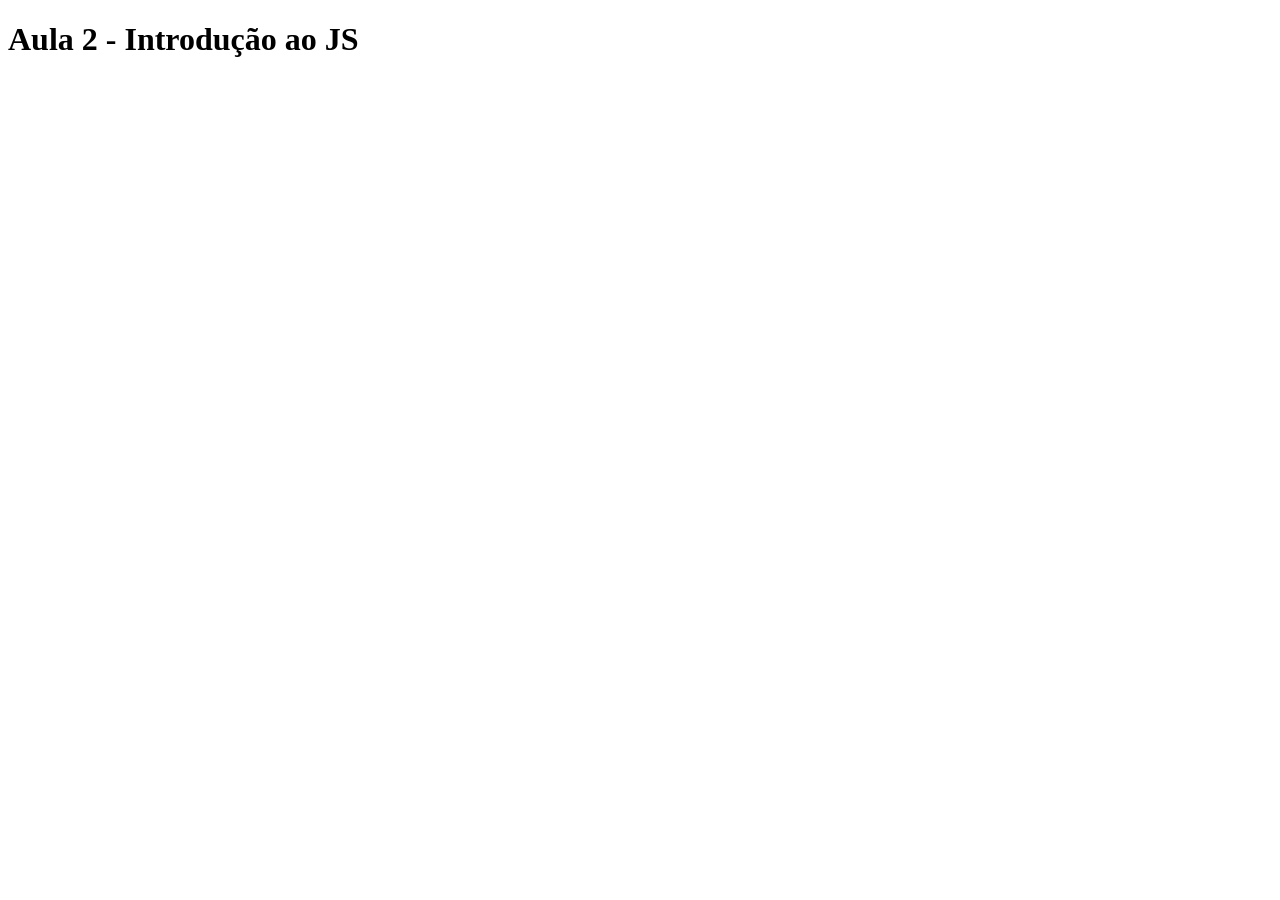
<file: Front-end II/Aula2--IntroducaoAoJS/index.html>
<!DOCTYPE html>
<html lang="pt-BR">
<head>
    <meta charset="UTF-8">
    <meta http-equiv="X-UA-Compatible" content="IE=edge">
    <meta name="viewport" content="width=device-width, initial-scale=1.0">
    <title>Aula 2 - Introdução ao JS</title>
</head>
<body>

    <h1>Aula 2 - Introdução ao JS</h1>
    
    <!-- Fazendo ref ao arquivo de script.js -->
    <script src="scripts/script_aula2.js"></script>
</body>
</html>
</file>
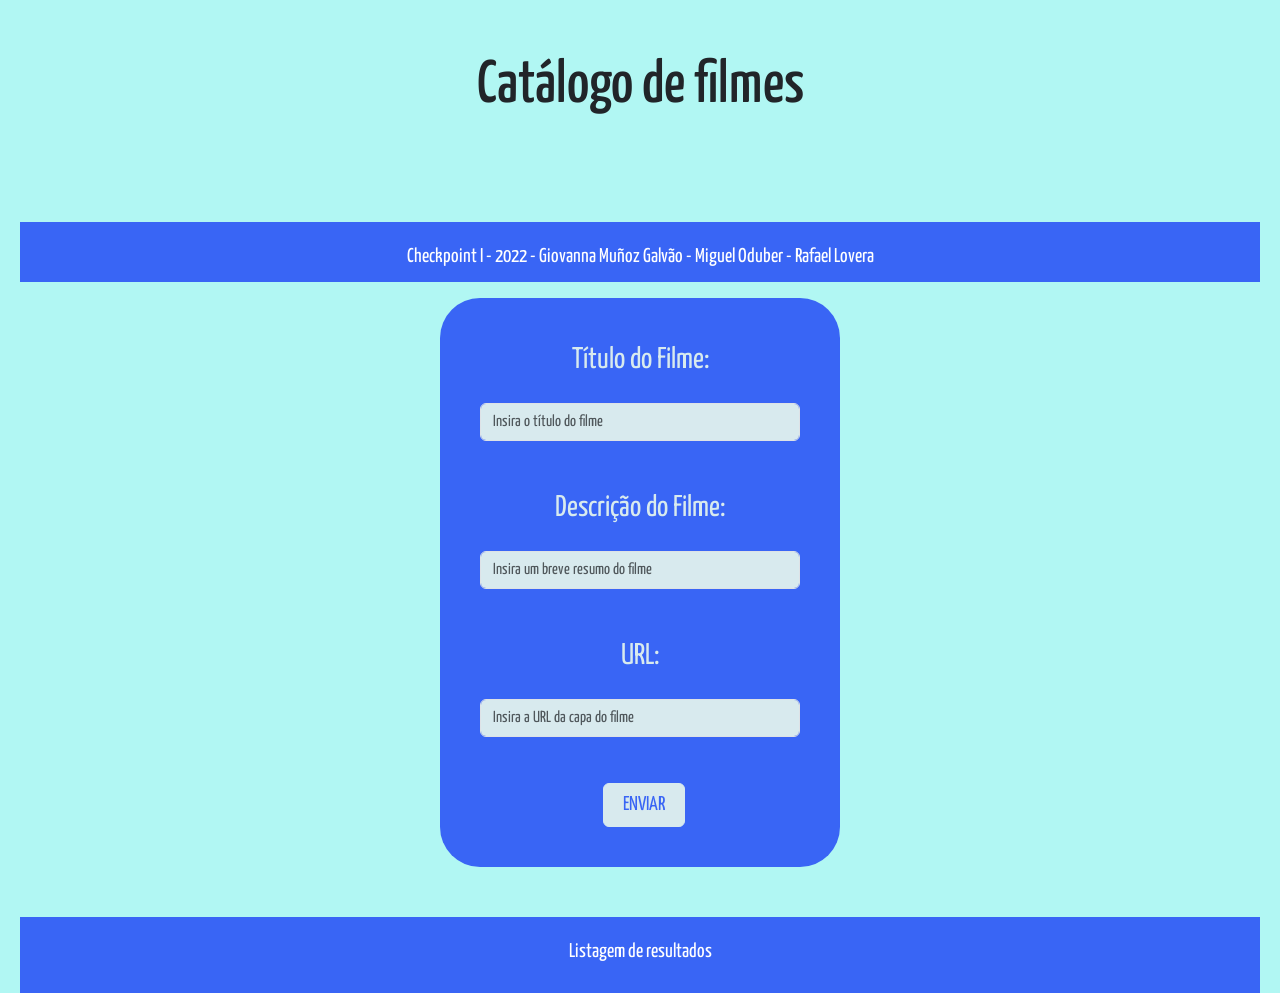
<file: Front-end II/Checkpoint I/index.html>
<!doctype html>
<html lang="pt-BR">

<head>
    <meta charset="utf-8">
    <meta name="viewport" content="width=device-width, initial-scale=1">
    <link href="https://cdn.jsdelivr.net/npm/bootstrap@5.1.3/dist/css/bootstrap.min.css" rel="stylesheet"
    integrity="sha384-1BmE4kWBq78iYhFldvKuhfTAU6auU8tT94WrHftjDbrCEXSU1oBoqyl2QvZ6jIW3" crossorigin="anonymous">
  <script src="https://cdn.jsdelivr.net/npm/bootstrap@5.1.3/dist/js/bootstrap.bundle.min.js"
    integrity="sha384-ka7Sk0Gln4gmtz2MlQnikT1wXgYsOg+OMhuP+IlRH9sENBO0LRn5q+8nbTov4+1p" crossorigin="anonymous">
  </script>
    <link rel="stylesheet" href="style.css">


    <title>DH Filmes</title>
</head>

<body id="body">

    <header>
      <h1 class="titulo">Catálogo de filmes</h1>
      <p id="content">Checkpoint I - 2022 - Giovanna Muñoz Galvão - Miguel Oduber - Rafael Lovera</p>
    </header>


  <section>  
  <div>
      <div class="container">
          <div class="row">

             <div class="col">
             
                    <form class="formulario">
                        
                      <div class="form-group">
                        <label>Título do Filme:</label><br>
                        <input type="text" class="form-control" id="titulo"  placeholder="Insira o título do filme">
                        </div> <br>
                        
                        <div class="form-group">
                        <label for="exampleInputPassword1">Descrição do Filme:</label><br>
                        <input type="text" class="form-control" id="descricao" placeholder="Insira um breve resumo do filme">
                        </div> <br>

                        <div class="form-group">
                          <label for="exampleInputPassword1">URL:</label><br>
                          <input type="text" class="form-control" id="urlCapa" placeholder="Insira a URL da capa do filme">
                          </div> <br>

                        <button type="submit" class="btn button ms-lg-2" id="btnSub">Enviar</button></a>
                    </form>
              </div>

              </div>
      </div>
  </div>



  <script src="scripts/script.js"></script>
</section>



 
  


</body>
<section id="content">
  <div class="container">
      <div class="row">
          <div class="col-lg-12 ">
              <p>Listagem de resultados</p>
          </div>
  </div>
</footer>

</html>
</file>
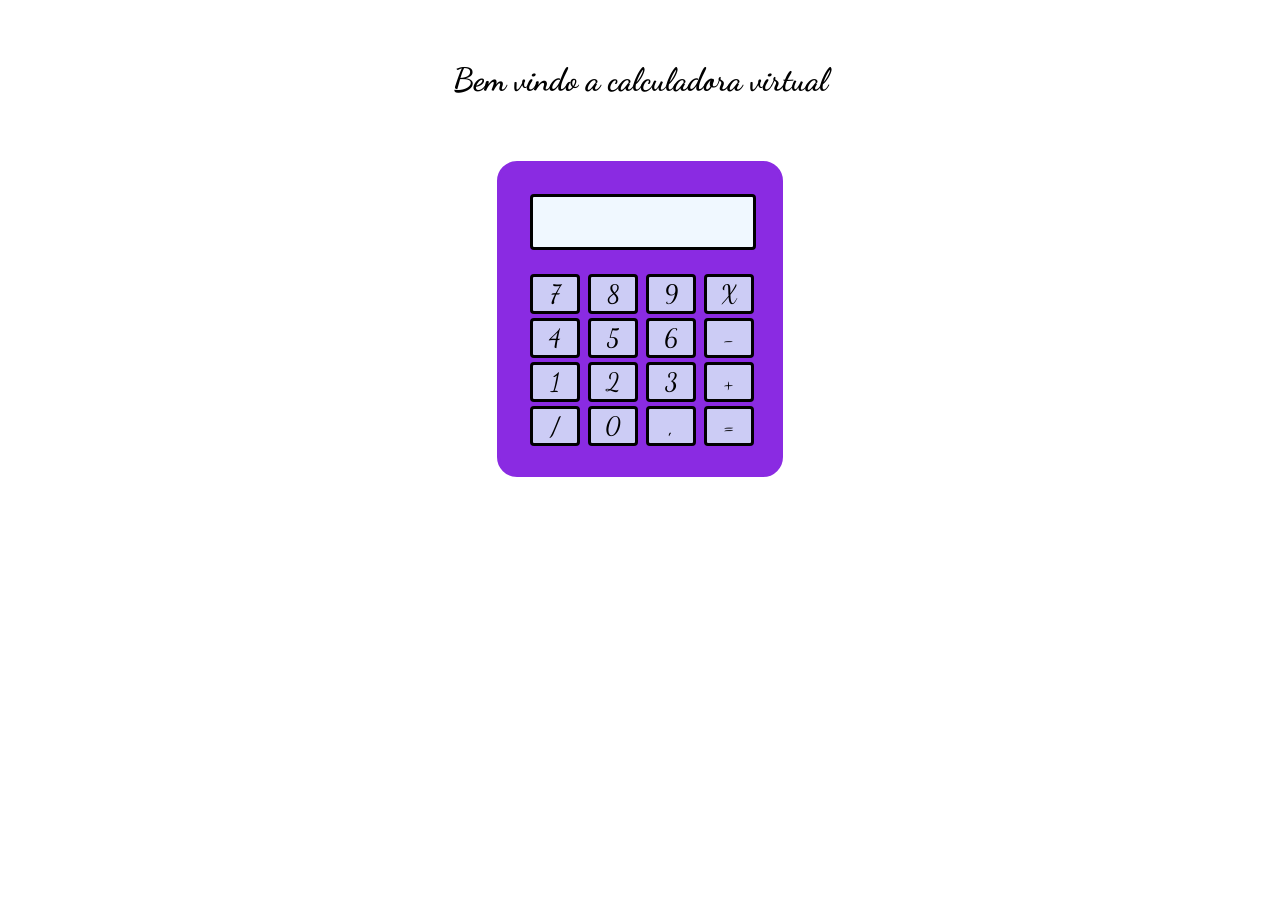
<file: Front-end II/Exercicio-calculadora-Gi/index.html>
<!DOCTYPE html>
<html lang="pt-BR">
<head>
    <meta charset="UTF-8">
    <meta http-equiv="X-UA-Compatible" content="IE=edge">
    <meta name="viewport" content="width=device-width, initial-scale=1.0">
    <title>Calculadora</title>
    <link rel="stylesheet" href="style.css">
</head>
<body>

    <header> 
        <h1 class="titulo">Bem vindo a calculadora virtual</h1>

    </header>

    <div id="calculadora">
        

        <div id="resultado">
            <h5></h5>

        </div>

        <div id="numeros">
            <input type="button" value="7"> 
            <input type="button" value="8">
            <input type="button" value="9">
            <input type="button" value="X">
            <input type="button" value="4">
            <input type="button" value="5">
            <input type="button" value="6">
            <input type="button" value="-">
            <input type="button" value="1">
            <input type="button" value="2">
            <input type="button" value="3">
            <input type="button" value="+">
            <input type="button" value="/">
            <input type="button" value="0">
            <input type="button" value=",">
            <input type="button" value="=">
        </div>

    </div>




    <script src="script/somar.js"></script>
</body>
</html>
</file>
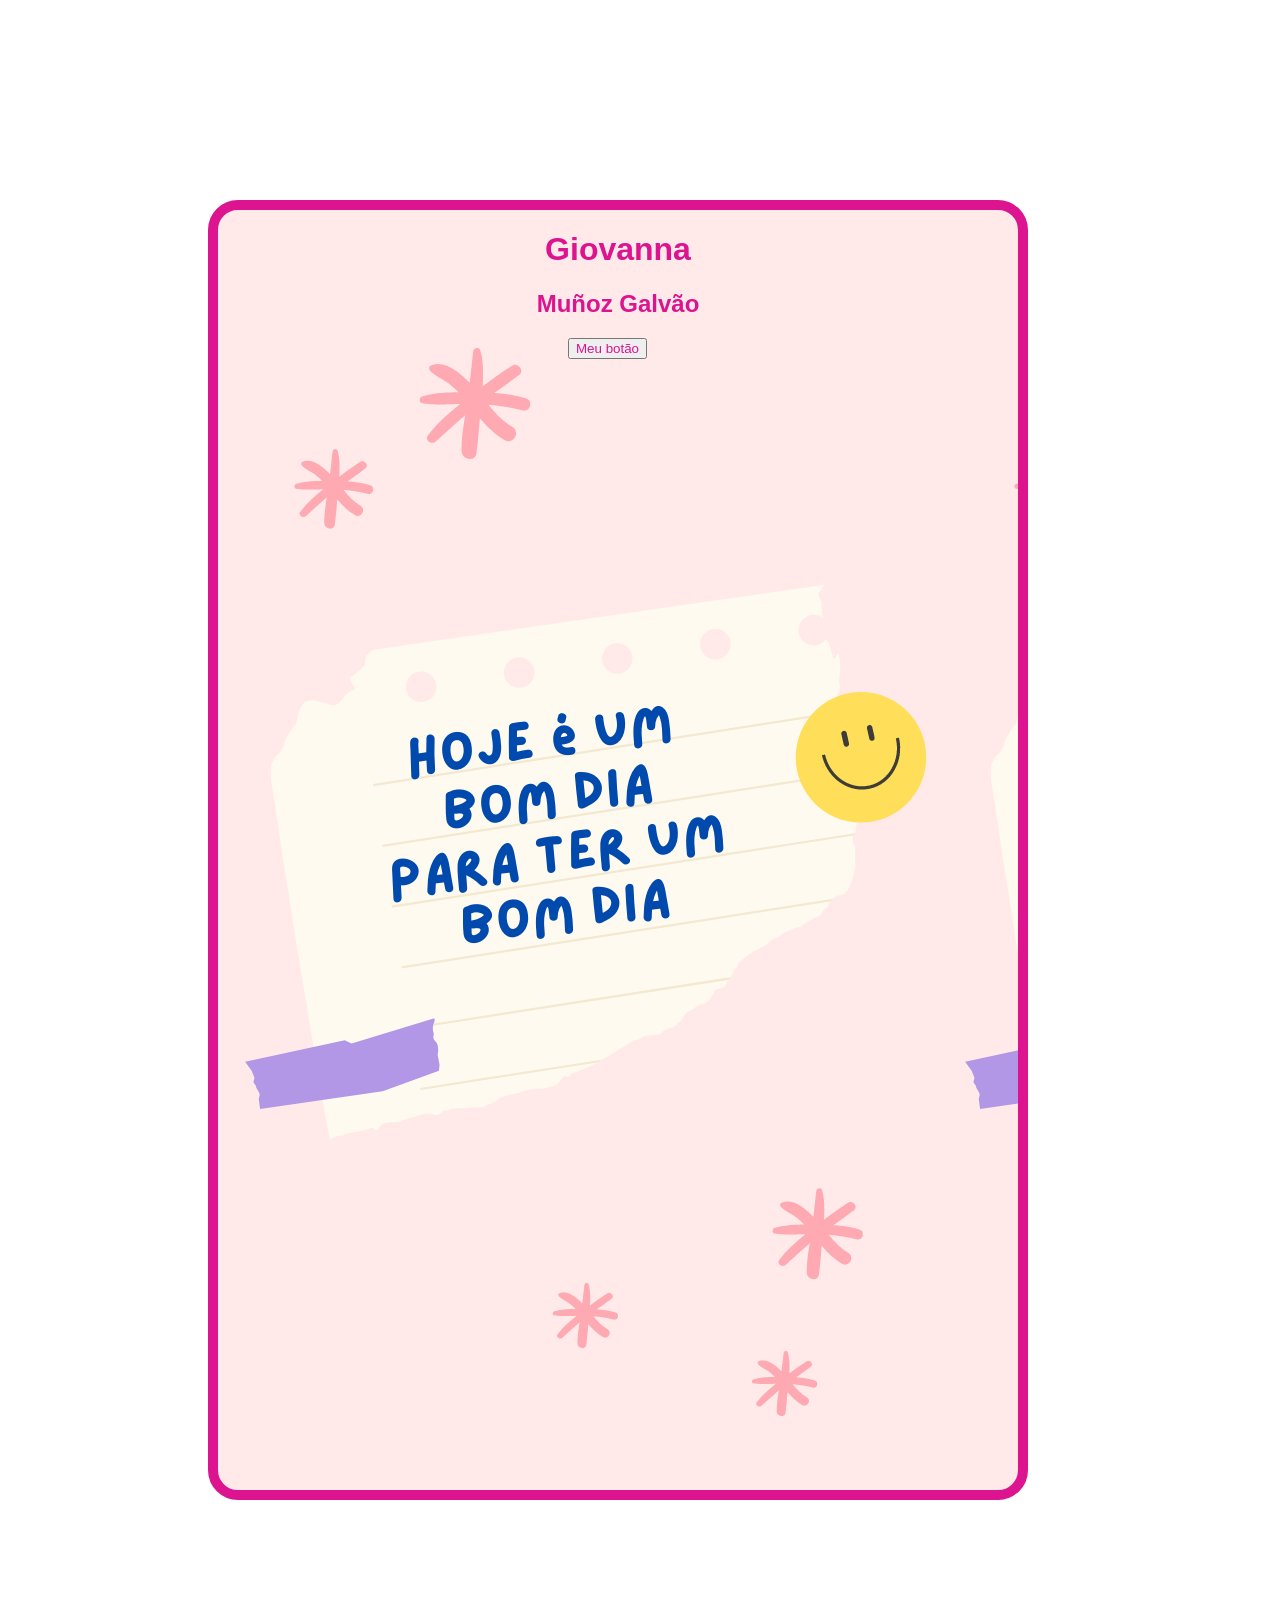
<file: Front-end/04-11/index.html>
<!DOCTYPE html>

<HTML>
    <head>
        
        <meta charset="UTF-8">
        <meta http-equiv="X-UA-Compatible" content="IE=edge">
        <meta name="viewport" content="width=device-width, initial-scale=1.0">

        <link rel="stylesheet" href="css/style.css">

        <title>Aula 04/11 </title>

    </head>

    <body>
        
        <div> 
            
            <h1 class="Gi">Giovanna</h1>
            <h2 class="Gi">Muñoz Galvão</h2>
            <button class="meubotao">Meu botão</button>
        </div>


    </body>






</HTML>
</file>
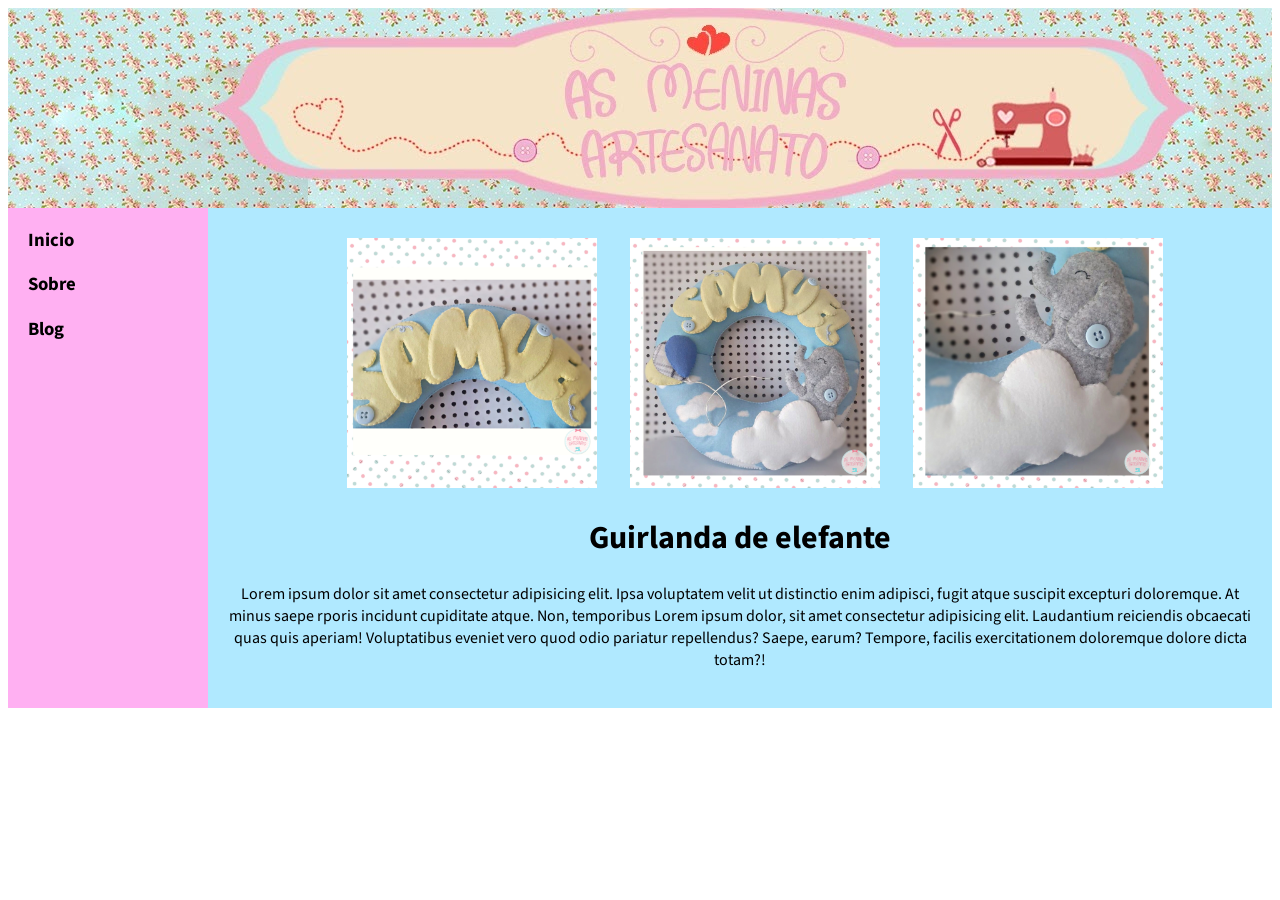
<file: Front-end/25-11/index.html>
<!DOCTYPE html>
<html lang="en">
<head>
    <meta charset="UTF-8">
    <meta http-equiv="X-UA-Compatible" content="IE=edge">
    <meta name="viewport" content="width=device-width, initial-scale=1.0">
    <link rel="stylesheet" href="css/style.css">
    <title>AMA</title>
</head>

<body>

        <div class="header">
           
        </div>

        <div class="aside">
            
            <h3>Inicio</h3>
            <h3>Sobre</h3>
            <h3>Blog</h3>
            
            

        </div>

        <div class="main">
            <img class="imagem" src="img/guirlanda1.png" >
            <img class="imagem" src="img/guirlanda.png" >
            <img class="imagem" src="img/guirlanda2.png" >

            <h1>Guirlanda de elefante</h1>
            <p>Lorem ipsum dolor sit amet consectetur 
                adipisicing elit. Ipsa voluptatem velit 
                ut distinctio enim adipisci, fugit atque 
                suscipit excepturi doloremque. At minus saepe 
                rporis incidunt cupiditate atque. Non, temporibus Lorem ipsum dolor, 
                sit amet consectetur adipisicing elit. Laudantium reiciendis obcaecati 
                quas quis aperiam! Voluptatibus eveniet vero quod odio pariatur repellendus?
                 Saepe, earum?
                 Tempore, facilis exercitationem doloremque dolore dicta totam?!
            </p>

        </div>






    
</body>
</html>
</file>
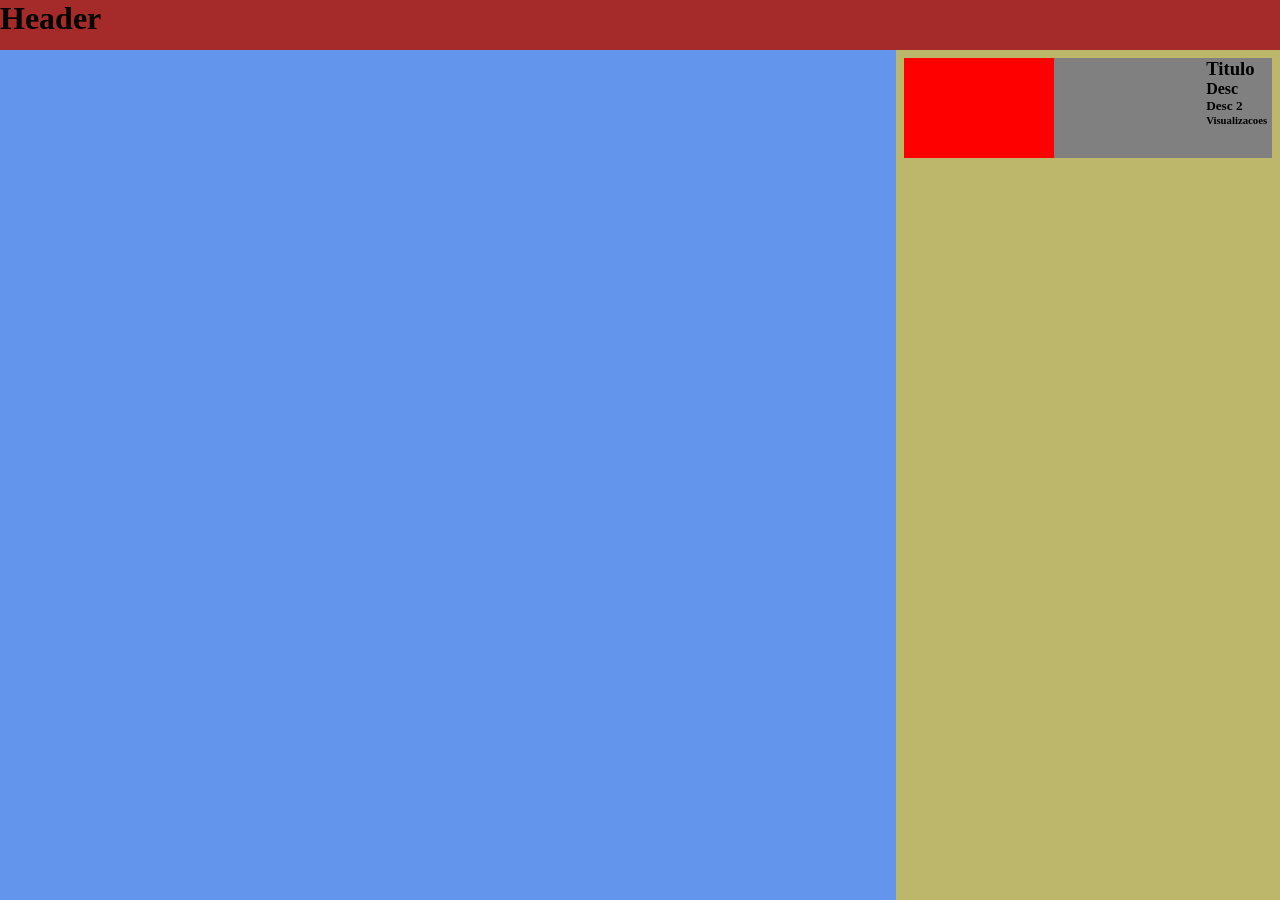
<file: Front-end/29-11/index.html>
<!DOCTYPE html>
<html lang="en">
<head>
    <meta charset="UTF-8">
    <meta http-equiv="X-UA-Compatible" content="IE=edge">
    <meta name="viewport" content="width=device-width, initial-scale=1.0">
    <link rel="stylesheet" href="css/style.css">
    <title>Document</title>

</head>
<body>
    
    <div class="gridContainer">


        <div class="header">

            <h1>Header</h1>

        </div>

        <div class="main">

            

        </div>

        <div class="aside">

            <div class="video-grid">
                <div class="video">
                </div>  
                <div class="video-desc">
                    <h3>Titulo</h3>
                    <h4>Desc</h4>
                    <h5>Desc 2</h5>
                    <h6>Visualizacoes</h6>
                </div>
                
            
            </div><br>
            
            <!-- <div class="video"></div> <br>
            <div class="video"></div> <br>
            <div class="video"></div> <br> -->
            </div>
            
        </div>




    


    </div>



</body>
</html>
</file>
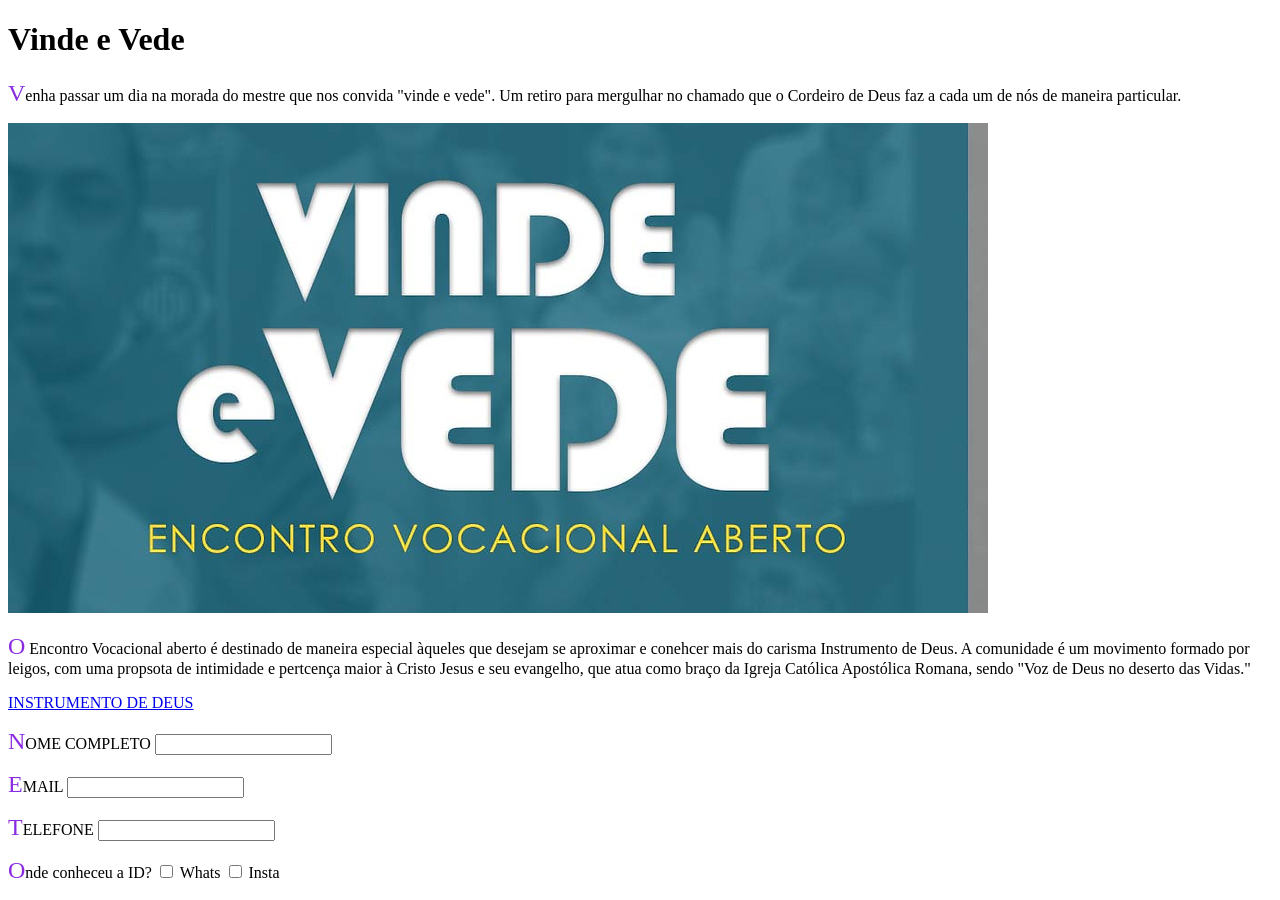
<file: Front-end/Aula16-18-nov/index.html>
<!DOCTYPE html>
<html lang="en">
<head>
    <meta charset="UTF-8">
    <meta http-equiv="X-UA-Compatible" content="IE=edge">
    <meta name="viewport" content="width=device-width, initial-scale=1.0">
    <link rel="stylesheet" href="style.css">
    <title>VINDE E VEDE</title>

</head>
<body>

    <div>
        <h1>Vinde e Vede </h1>
        <p>Venha passar um dia na morada do mestre que nos convida "vinde e vede".
        Um retiro para mergulhar no chamado que o Cordeiro de Deus faz a cada um de nós de maneira particular.</p>
    </div>

    <div>
        <img src="vv.jpg">

        <P>O Encontro Vocacional aberto é destinado de maneira especial àqueles que desejam se aproximar e 
            conehcer mais do carisma Instrumento de Deus. A comunidade é um movimento formado por leigos, 
            com uma propsota de intimidade e pertcença maior à Cristo Jesus e seu evangelho, 
            que atua como braço da Igreja Católica Apostólica Romana, sendo "Voz de Deus no deserto das Vidas."</P>

    </div>

    <div>

        <a href="https://www.instrumentodedeus.com.br/">INSTRUMENTO DE DEUS</a>
        <form action=""> 
            <p>
            <label>NOME COMPLETO</label>
            <input type="text" name="nome">
            </p>
            <p>
            <label>EMAIL</label>
            <input type="email" name="email">
            </p>
            <p>
            <label>TELEFONE</label>
            <input type="number" name="tel">
            </p>    

            <p>
                <label>Onde conheceu a ID?</label>
                <input type="checkbox" name="teste" value="whats"> Whats
                <input type="checkbox" name="teste" value="insta"> Insta

            </p>
        </form>


    </div>


</body>
</html>
</file>
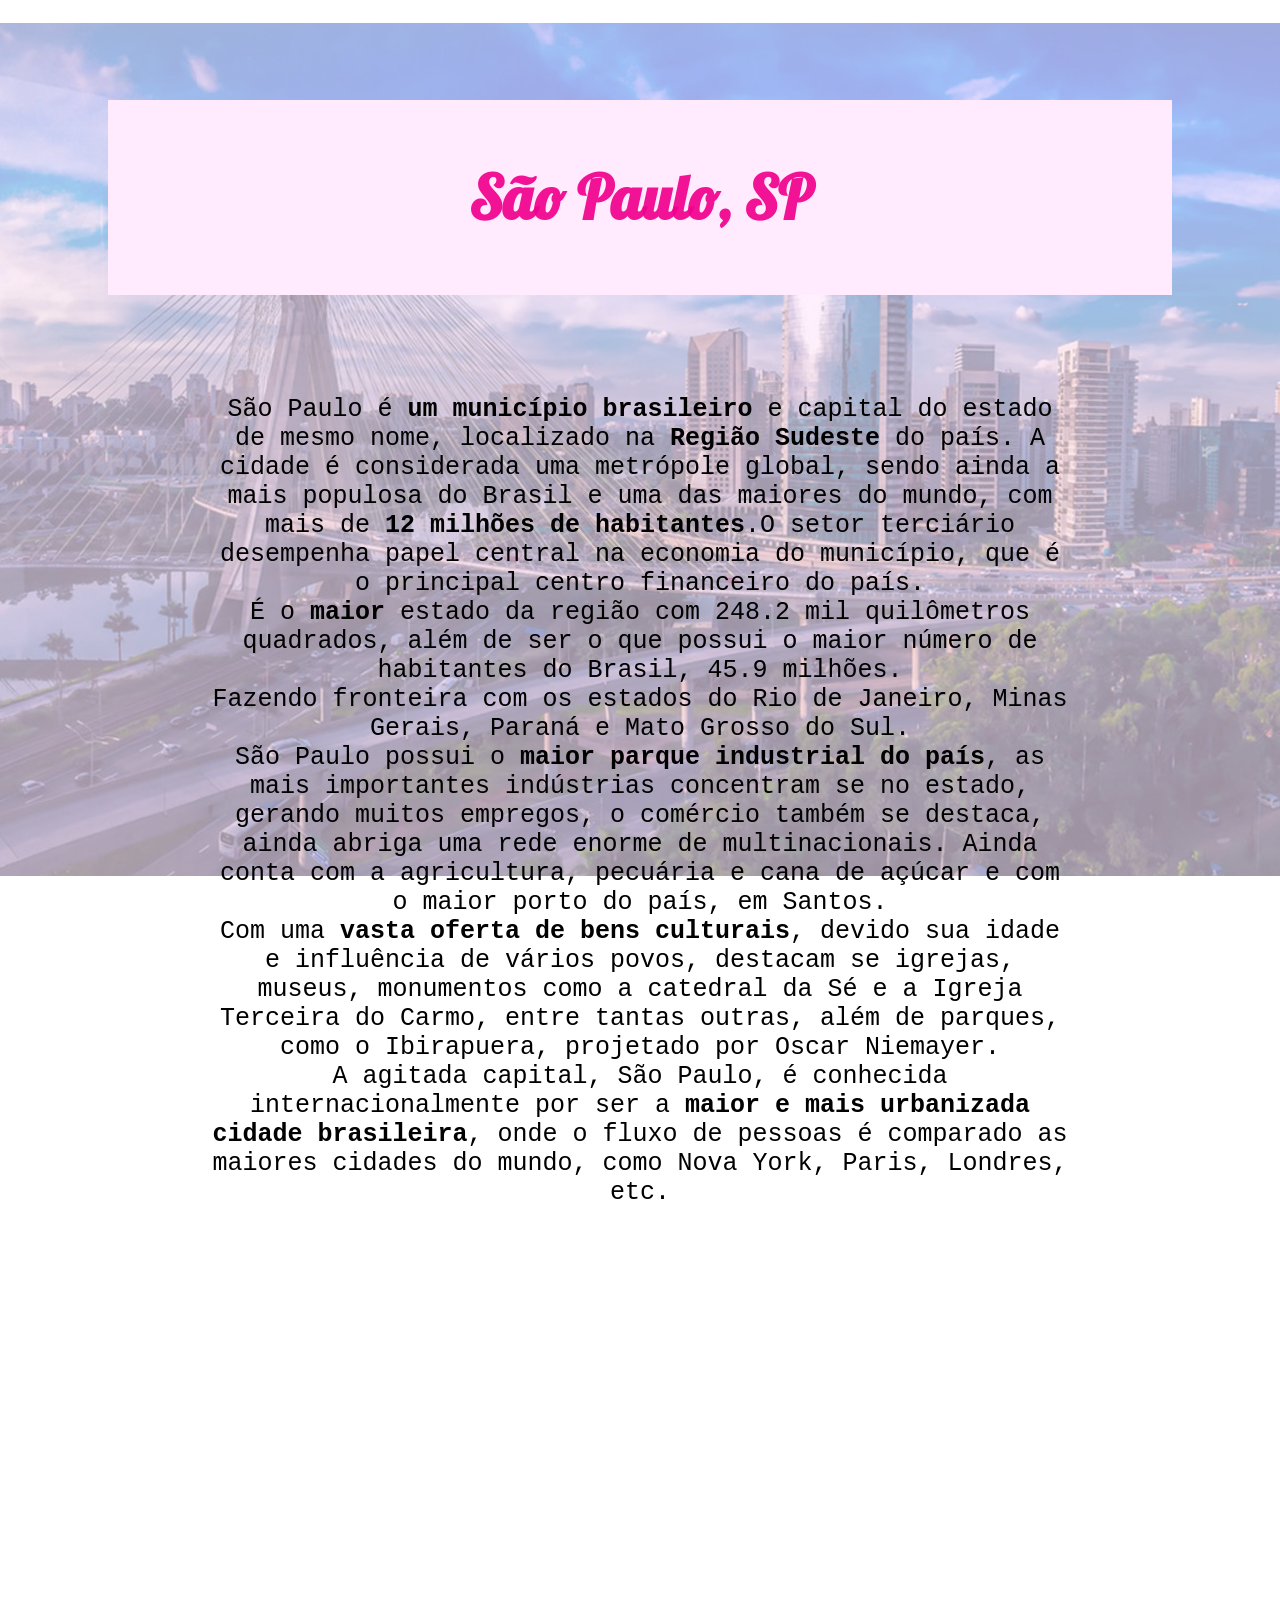
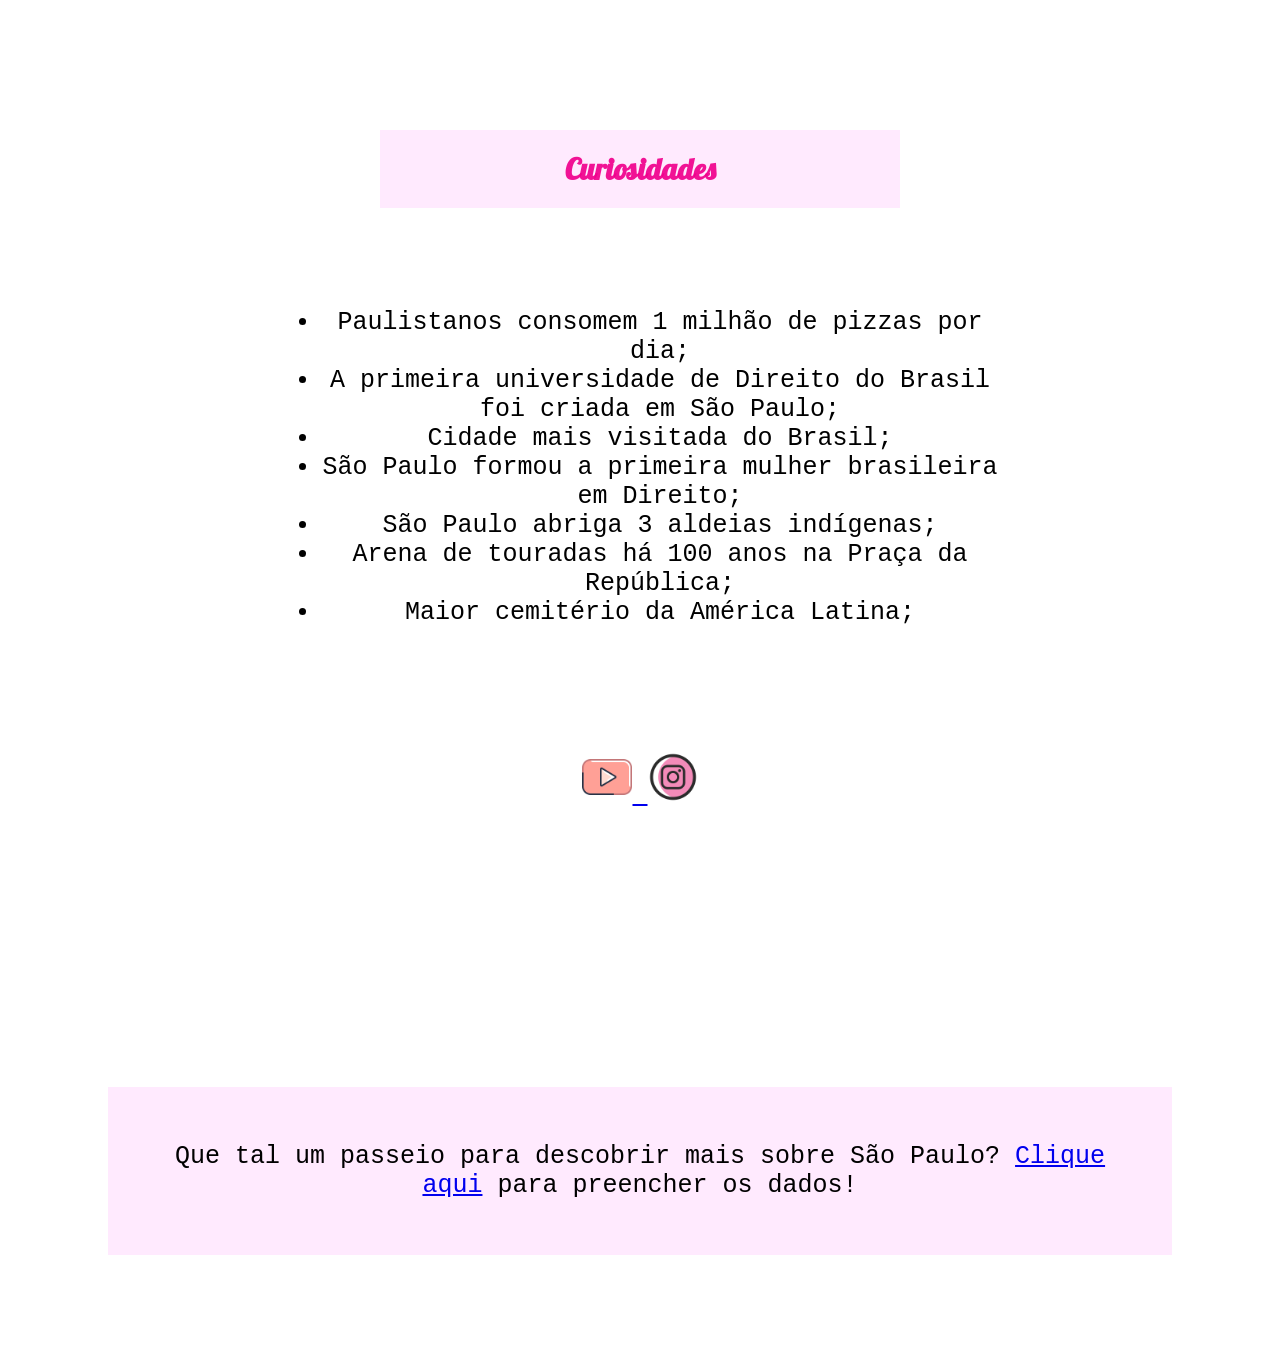
<file: Front-end/Checkpoint II/index.html>
<!DOCTYPE html>
<html>
  <head>
    <meta charset="UTF-8">
    <meta http-equiv="X-UA-Compatible" content="IE=edge">
    <meta name="viewport" content="width=device-width, initial-scale=1.0">
    <link rel="stylesheet" href="css/style2.css">


    <title>Checkpoint II</title>

  </head>


  <body class="body1">
     
      <header class="cabecalho">

         <h1>São Paulo, SP </h1> 

      </header>

      <main>

         <p class="cidade"> São Paulo é <b>um município brasileiro</b> e capital do estado de mesmo nome, localizado na <b>Região Sudeste</b> do país. 
        A cidade é considerada uma metrópole global, sendo ainda a mais populosa do Brasil e uma das maiores do mundo, 
        com mais de <b>12 milhões de habitantes</b>.O setor terciário desempenha papel central na economia do município, 
        que é o principal centro financeiro do país.<br>
        É o <b>maior</b> estado da região com 248.2 mil quilômetros quadrados, além de ser o que possui o maior número de habitantes do Brasil, 45.9 milhões.<br>
        Fazendo fronteira com os estados do Rio de Janeiro, Minas Gerais, Paraná e Mato Grosso do Sul. <br>
        São Paulo possui o <b>maior parque industrial do país</b>, as mais importantes indústrias concentram se no estado,
        gerando muitos empregos, o comércio também se destaca, ainda abriga uma rede enorme de multinacionais. Ainda conta com a agricultura, pecuária e cana 
        de açúcar e com o maior porto do país, em Santos. <br>
        Com uma <b>vasta oferta de bens culturais</b>, devido sua idade e influência de vários povos,
        destacam se igrejas, museus, monumentos como a catedral da Sé e a Igreja Terceira do Carmo, entre tantas outras, além de parques, como o Ibirapuera, projetado por 
        Oscar Niemayer. <br>
        A agitada capital, São Paulo, é conhecida internacionalmente por ser a<b> maior e mais urbanizada cidade brasileira</b>, onde o fluxo de pessoas é 
        comparado as maiores cidades do mundo, como Nova York, Paris, Londres, etc.

        </p>

    <div class="video">

        <iframe width="560" height="315" src="https://www.youtube.com/embed/hk_kUe7LCAA" title="YouTube video player"
         frameborder="0" allow="accelerometer;
         autoplay; clipboard-write; encrypted-media; gyroscope; picture-in-picture" allowfullscreen></iframe>

          <h2 class="cabecalho">Curiosidades</h2>

          <ul>
            <li>Paulistanos consomem 1 milhão de pizzas por dia;</li>
            <li>A primeira universidade de Direito do Brasil foi criada em São Paulo;</li>
            <li>Cidade mais visitada do Brasil;</li>
            <li>São Paulo formou a primeira mulher brasileira em Direito;</li>
            <li>São Paulo abriga 3 aldeias indígenas;</li>
            <li>Arena de touradas há 100 anos na Praça da República;</li>
            <li>Maior cemitério da América Latina;</li>

          </ul>

          <a href="https://www.youtube.com/user/prefeiturasaopaulo"><img class="redes-sociais" src="img/youtube.png"> </a>
          <a href="https://www.instagram.com/prefsp/?hl=pt-br"><img class="redes-sociais" src="img/insta.png" >  </a>

      </div>



    </main>

    <div class="pag" >

          <p>Que tal um passeio para descobrir mais sobre São Paulo? <a href="forms.html">Clique aqui</a> para preencher os dados!
          </p>

    </div>


  </body>

</html>
</file>
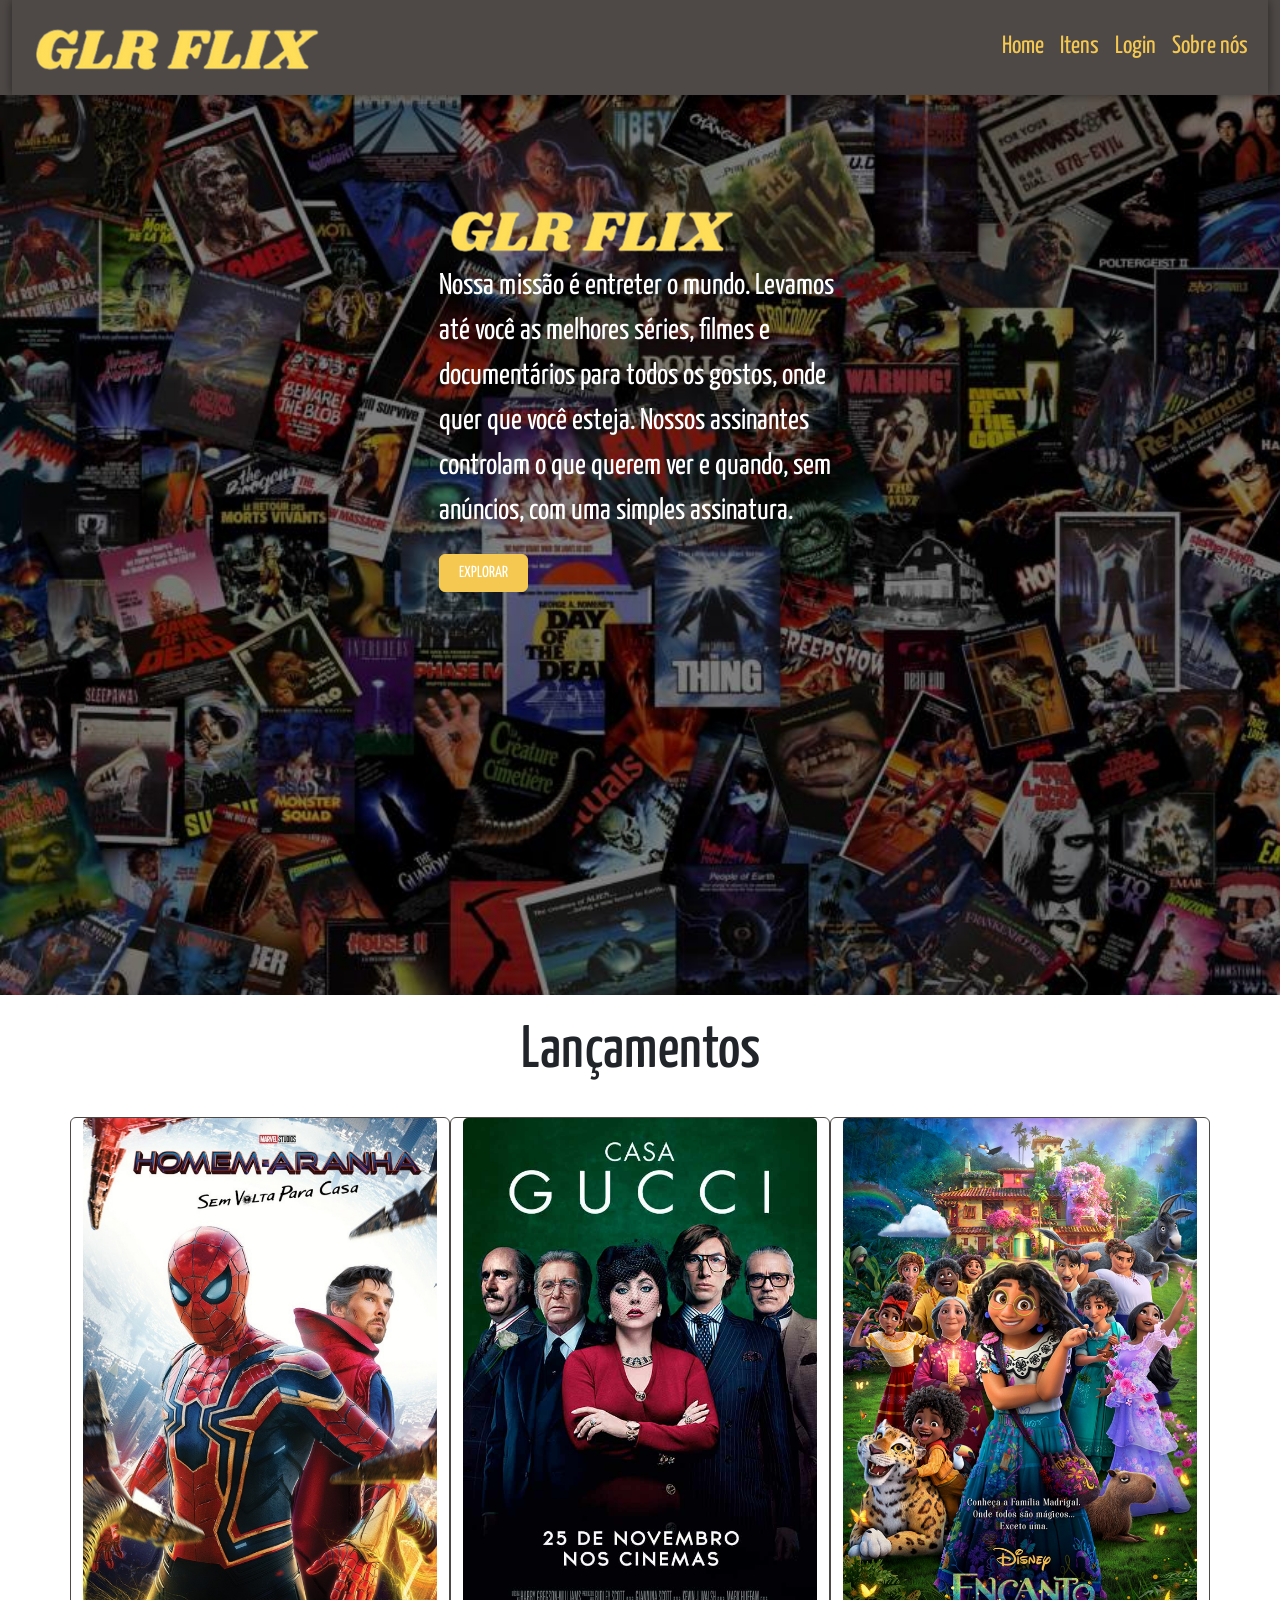
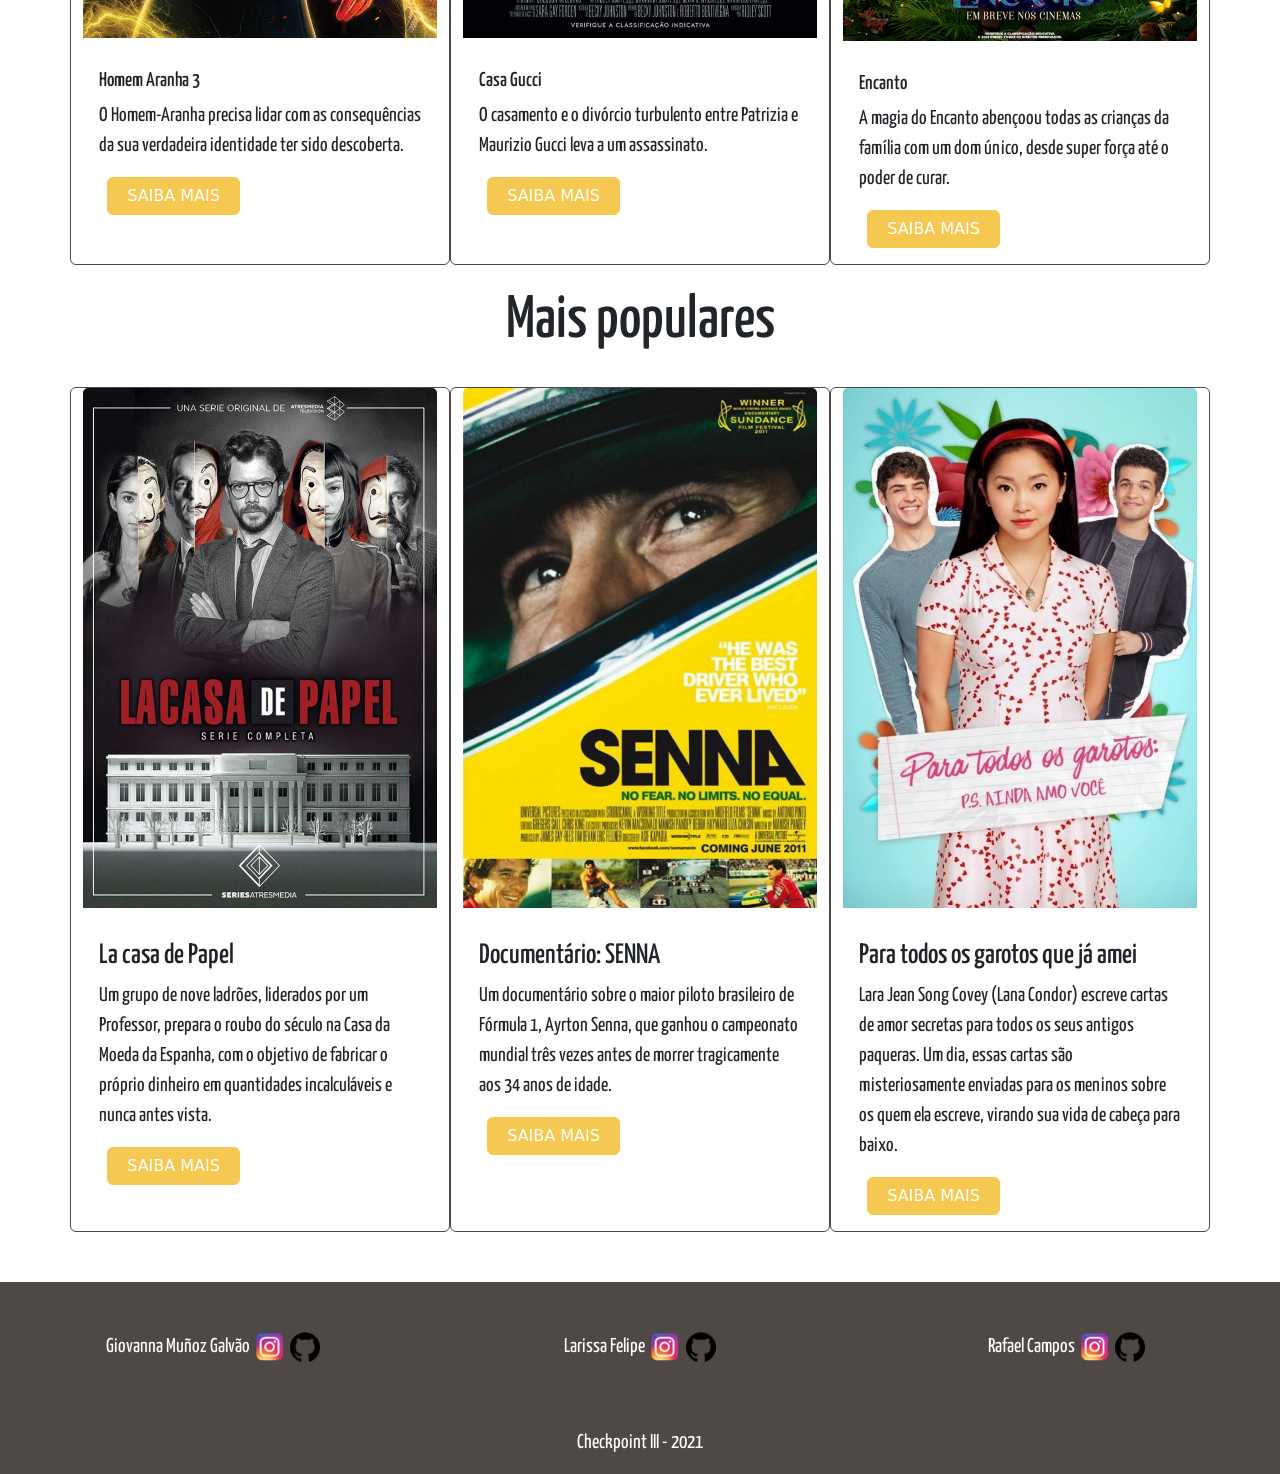
<file: Front-end/Checkpoint III/index.html>
<!doctype html>
<html lang="en">

<head>
    <meta charset="utf-8">
    <meta name="viewport" content="width=device-width, initial-scale=1">

    <link href="https://cdn.jsdelivr.net/npm/bootstrap@5.1.3/dist/css/bootstrap.min.css" rel="stylesheet"
        integrity="sha384-1BmE4kWBq78iYhFldvKuhfTAU6auU8tT94WrHftjDbrCEXSU1oBoqyl2QvZ6jIW3" crossorigin="anonymous">
    <link rel="stylesheet" href="css/style.css">
    <title>GLR FLIX - HOME</title>
</head>

<body>

    <header id="header">
        <div class="container-fluid">
            <nav class="navbar navbar-expand-lg navbar-light">
                <div class="container-fluid">
                    <a class="navbar-brand" href="index.html">
                        <img src="img/logo.png" alt=>
                    </a>
                    <button class="navbar-toggler" type="button" data-bs-toggle="collapse"
                        data-bs-target="#navbarCallapse" aria-controls="navbarCallapse" aria-expanded="false"
                        aria-label="Toggle navigation">
                        <span class="navbar-toggler-icon"></span>
                    </button>
                    <div class="collapse navbar-collapse" id="navbarCallapse">
                        <ul class="navbar-nav ms-auto mb-2 mb-lg-0">
                            <li class="nav-item">
                                <a class="nav-link active" aria-current="page" href="index.html">Home</a>
                            </li>
                            <li class="nav-item">
                                <a class="nav-link" href="#lancamentos">Itens</a>   
                            </li>
                            <li class="nav-item">
                                <a class="nav-link" href="login.html"> Login</a>
                            </li>
                            <li class="nav-item">
                                <a class="nav-link" href="sobre-nos.html">Sobre nós</a>
                            </li>
                        </ul>
                    </div>
                </div>
            </nav>
        </div>
    </header>

  <div id="banner">
      <div class="container-fluid display-flex justify-content-center">
          <div class="row min-vh-100">

                <div class="col-lg-4 "></div>

              <div class="col-lg-4  banner-txt">
                <img src="img/logo.png" alt="" class="img-fluid">
               <p >Nossa missão é entreter o mundo. Levamos até você as melhores séries, filmes e documentários para todos os gostos, 
                onde quer que você esteja. Nossos assinantes controlam o que querem ver e quando, sem anúncios, com uma simples assinatura.</p>
                <button type="button" class="btn btn-outline-primary button ms-lg-2s">Explorar</button>
      
              </div>

              <div class="col-lg-4"></div>

          </div>
      </div>
  </div>




  <div id="lancamentos">
    <div class="container">
        <div class="row justify-content-center">

            <h2 class="text-center txt-lanc">Lançamentos</h2>
            
            <div class="card col-lg-4">
                <img src=" ./img/cartaz01.png" class="card-img-top img-fluid" alt="...">
                <div class="card-body">
                    <h5 class="card-title">Homem Aranha 3</h5>
                    <p class="card-text">O Homem-Aranha precisa lidar com as consequências da sua verdadeira identidade ter sido descoberta.</p>
                    <a href="item.html" class="btn btn-outline-primary button ms-lg-2">Saiba Mais</a>
                </div>
            </div>
            <div class="card col-lg-4">
                <img src=" ./img/cartaz02.jpg" class="card-img-top img-fluid" alt="...">
                <div class="card-body">
                    <h5 class="card-title">Casa Gucci</h5>
                    <p class="card-text">O casamento e o divórcio turbulento entre Patrizia e Maurizio Gucci leva a um assassinato.</p>
                    <a href="item.html" class="btn btn-outline-primary button ms-lg-2">Saiba Mais</a>
                </div>
            </div>

            <div class="card col-lg-4">
                <img src="./img/cartaz03.jpg" class="card-img-top img-fluid" alt="...">
                <div class="card-body">
                    <h5 class="card-title">Encanto</h5>
                    <p class="card-text">A magia do Encanto abençoou todas as crianças da família com um dom único, desde super força até o poder de curar.</p>
                    <a href="item.html" class="btn btn-outline-primary button ms-lg-2">Saiba Mais</a>
                </div>
            </div>
        </div>
    </div>
</div>

<div id="lancamentos" >
    <div class="container">
        <div class="row justify-content-center">

            <h2 class="text-center txt-lanc">Mais populares</h2>
            
            <div class="card col-lg-4">
              <img src=" ./img/cartaz04.jpg" class="card-img-top img-fluid" alt="...">
              <div class="card-body">
                  <h3 class="card-title">La casa de Papel</h3>
                  <p class="card-text">Um grupo de nove ladrões, liderados por um Professor, prepara o roubo do século na Casa da Moeda 
                      da Espanha, com o objetivo de fabricar o próprio dinheiro em quantidades incalculáveis e nunca antes vista.</p>
                  <a href="item.html" class="btn btn-outline-primary button ms-lg-2">Saiba Mais</a>
              </div>
            </div>
            <div class="card col-lg-4">
                <img src=" ./img/cartaz05.png" class="card-img-top img-fluid" alt="...">
                <div class="card-body">
                    <h3 class="card-title">Documentário: SENNA </h3>
                    <p class="card-text">Um documentário sobre o maior piloto brasileiro de Fórmula 1, Ayrton Senna, que ganhou o campeonato
                         mundial três vezes antes de morrer tragicamente aos 34 anos de idade.</p>
                    <a href="item.html" class="btn btn-outline-primary button ms-lg-2">Saiba Mais</a>
                </div>
            </div>

            <div class="card col-lg-4">
                <img src="./img/cartaz06.jpg" class="card-img-top img-fluid" alt="...">
                <div class="card-body">
                    <h3 class="card-title">Para todos os garotos que já amei</h3>
                    <p class="card-text">Lara Jean Song Covey (Lana Condor) escreve cartas de amor secretas para todos os seus antigos paqueras.
                         Um dia, essas cartas são misteriosamente enviadas para os meninos sobre os quem ela escreve, virando sua vida de cabeça para baixo.</p>
                    <a href="item.html" class="btn btn-outline-primary button ms-lg-2">Saiba Mais</a>
                </div>
            </div>
        </div>
    </div>
</div>





    <footer id="footer">
        <div class="container-fluid">
            <div class="row  ">
                <div class="col-lg-4 ">
                    <p class="txt-footer">Giovanna Muñoz Galvão</p> <a href="https://www.instagram.com/giovanna.id"><img src="img/insta.png" alt=""  class="img-fluid logo"></a>
                    <a href="https://github.com/GiMGalvao"><img src="img/git.png" alt=""  class="img-fluid logo"></a>
                </div>    
                <div class="col-lg-4 ">
                    <p class="txt-footer">Larissa Felipe</p> <a href="https://www.instagram.com/feliperlari/"><img src="img/insta.png" alt=""  class="img-fluid logo"></a>
                    <a href="https://github.com/larissafr1"><img src="img/git.png" alt=""  class="img-fluid logo"></a>
                </div>   
                <div class="col-lg-4 ">
                    <p class="txt-footer">Rafael Campos</p> <a href="https://www.instagram.com/raffaeldecampos/"><img src="img/insta.png" alt=""  class="img-fluid logo"></a>
                    <a href="https://github.com/Camposleafar"><img src="img/git.png" alt=""  class="img-fluid logo"></a>
                </div>   
         
            </div>

            <div class="row "> 
                
               <div class="col-lg-12 col-sm-12">
                    <p class="txt-footer ">Checkpoint III - 2021</p>
               </div> 
            </div>

        </div>
    </footer>

 
    <script src="https://cdn.jsdelivr.net/npm/bootstrap@5.1.3/dist/js/bootstrap.bundle.min.js"
        integrity="sha384-ka7Sk0Gln4gmtz2MlQnikT1wXgYsOg+OMhuP+IlRH9sENBO0LRn5q+8nbTov4+1p"
        crossorigin="anonymous"></script>

</body>

</html>
</file>
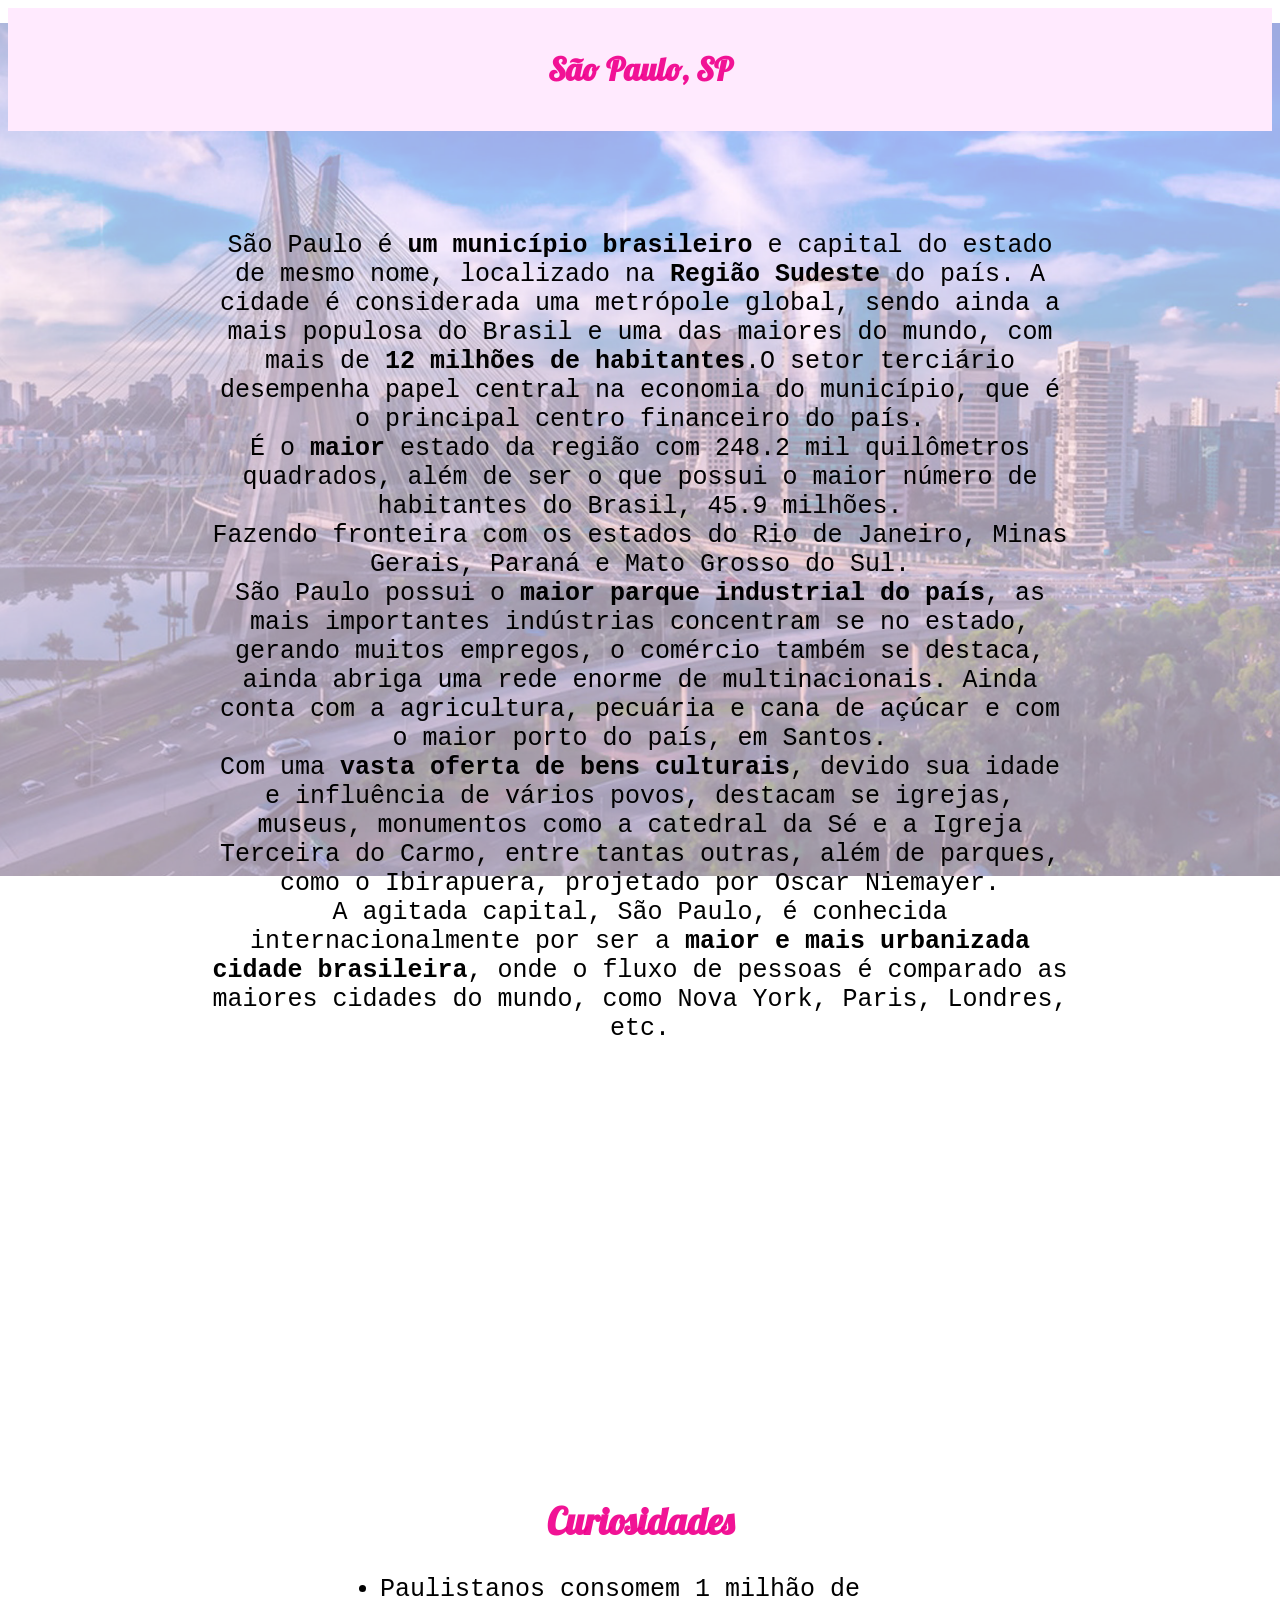
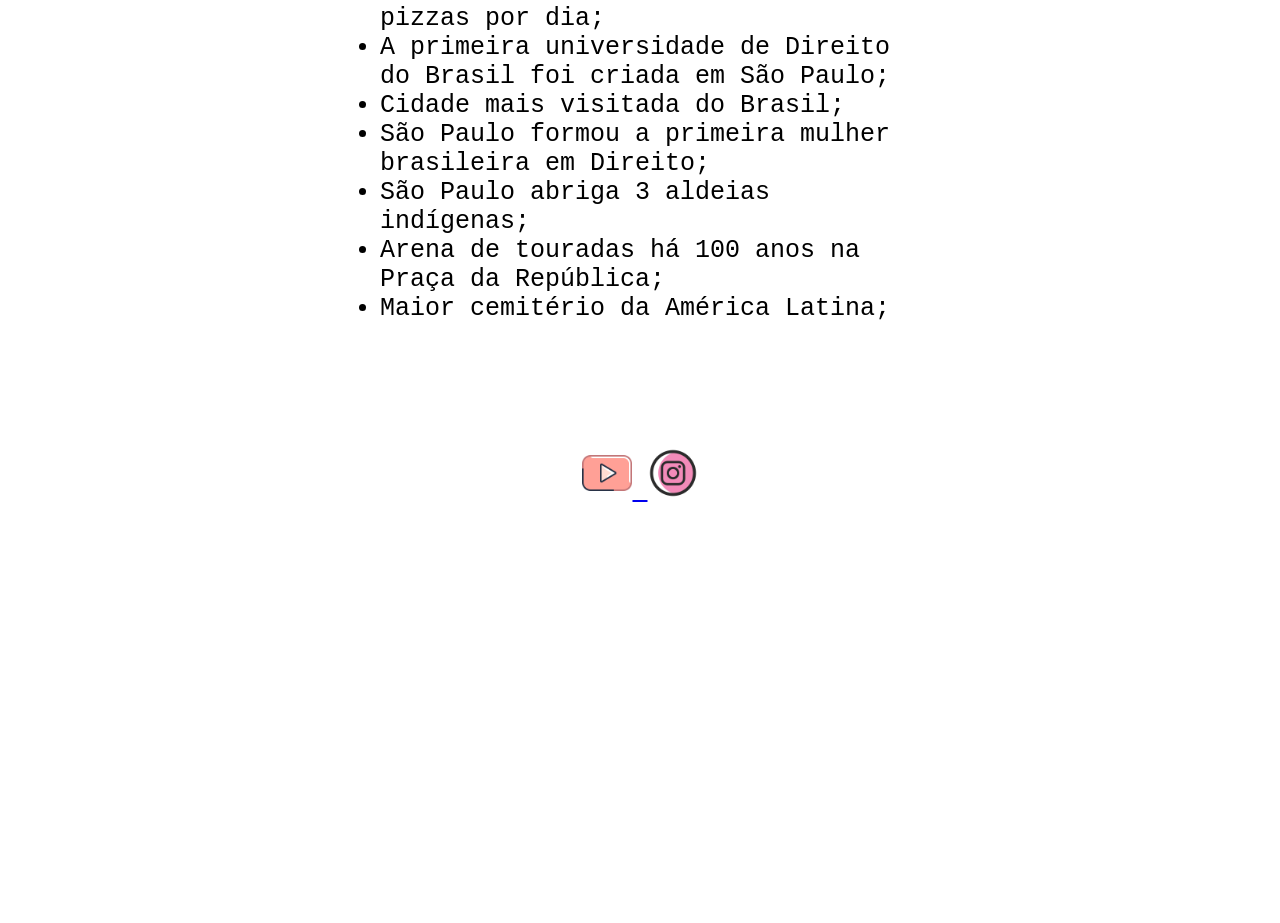
<file: Front-end/Checkpoint/index.html>
<!DOCTYPE html>
<html>
  <head>
    <meta charset="UTF-8">
    <meta http-equiv="X-UA-Compatible" content="IE=edge">
    <meta name="viewport" content="width=device-width, initial-scale=1.0">
    <link rel="stylesheet" href="css/style.css">


    <title>Checkpoint I</title>

  </head>

  <body class="body1">
     
    <header class="cabecalho">

       <h1>São Paulo, SP </h1> 

    </header>

    <main>

      <p class="cidade"> São Paulo é <b>um município brasileiro</b> e capital do estado de mesmo nome, localizado na <b>Região Sudeste</b> do país. 
        A cidade é considerada uma metrópole global, sendo ainda a mais populosa do Brasil e uma das maiores do mundo, 
        com mais de <b>12 milhões de habitantes</b>.O setor terciário desempenha papel central na economia do município, 
        que é o principal centro financeiro do país.<br>
        É o <b>maior</b> estado da região com 248.2 mil quilômetros quadrados, além de ser o que possui o maior número de habitantes do Brasil, 45.9 milhões.<br>
        Fazendo fronteira com os estados do Rio de Janeiro, Minas Gerais, Paraná e Mato Grosso do Sul. <br>
        São Paulo possui o <b>maior parque industrial do país</b>, as mais importantes indústrias concentram se no estado,
        gerando muitos empregos, o comércio também se destaca, ainda abriga uma rede enorme de multinacionais. Ainda conta com a agricultura, pecuária e cana 
        de açúcar e com o maior porto do país, em Santos. <br>
        Com uma <b>vasta oferta de bens culturais</b>, devido sua idade e influência de vários povos,
        destacam se igrejas, museus, monumentos como a catedral da Sé e a Igreja Terceira do Carmo, entre tantas outras, além de parques, como o Ibirapuera, projetado por 
        Oscar Niemayer. <br>
        A agitada capital, São Paulo, é conhecida internacionalmente por ser a<b> maior e mais urbanizada cidade brasileira</b>, onde o fluxo de pessoas é 
        comparado as maiores cidades do mundo, como Nova York, Paris, Londres, etc.

      </p>

      <div class="video">
        <iframe width="560" height="315" src="https://www.youtube.com/embed/hk_kUe7LCAA" title="YouTube video player"
         frameborder="0" allow="accelerometer;
         autoplay; clipboard-write; encrypted-media; gyroscope; picture-in-picture" allowfullscreen></iframe>

          <h2 class="curiosidades">Curiosidades</h2>

          <ul class="lista">
            <li>Paulistanos consomem 1 milhão de pizzas por dia;</li>
            <li>A primeira universidade de Direito do Brasil foi criada em São Paulo;</li>
            <li>Cidade mais visitada do Brasil;</li>
            <li>São Paulo formou a primeira mulher brasileira em Direito;</li>
            <li>São Paulo abriga 3 aldeias indígenas;</li>
            <li>Arena de touradas há 100 anos na Praça da República;</li>
            <li>Maior cemitério da América Latina;</li>

          </ul>

          <a href="https://www.youtube.com/user/prefeiturasaopaulo"><img class="redes-sociais" src="img/youtube.png"> </a>
          <a href="https://www.instagram.com/prefsp/?hl=pt-br"><img class="redes-sociais" src="img/insta.png" >  </a>

        </div>


    </main>



  </body>

</html>
</file>
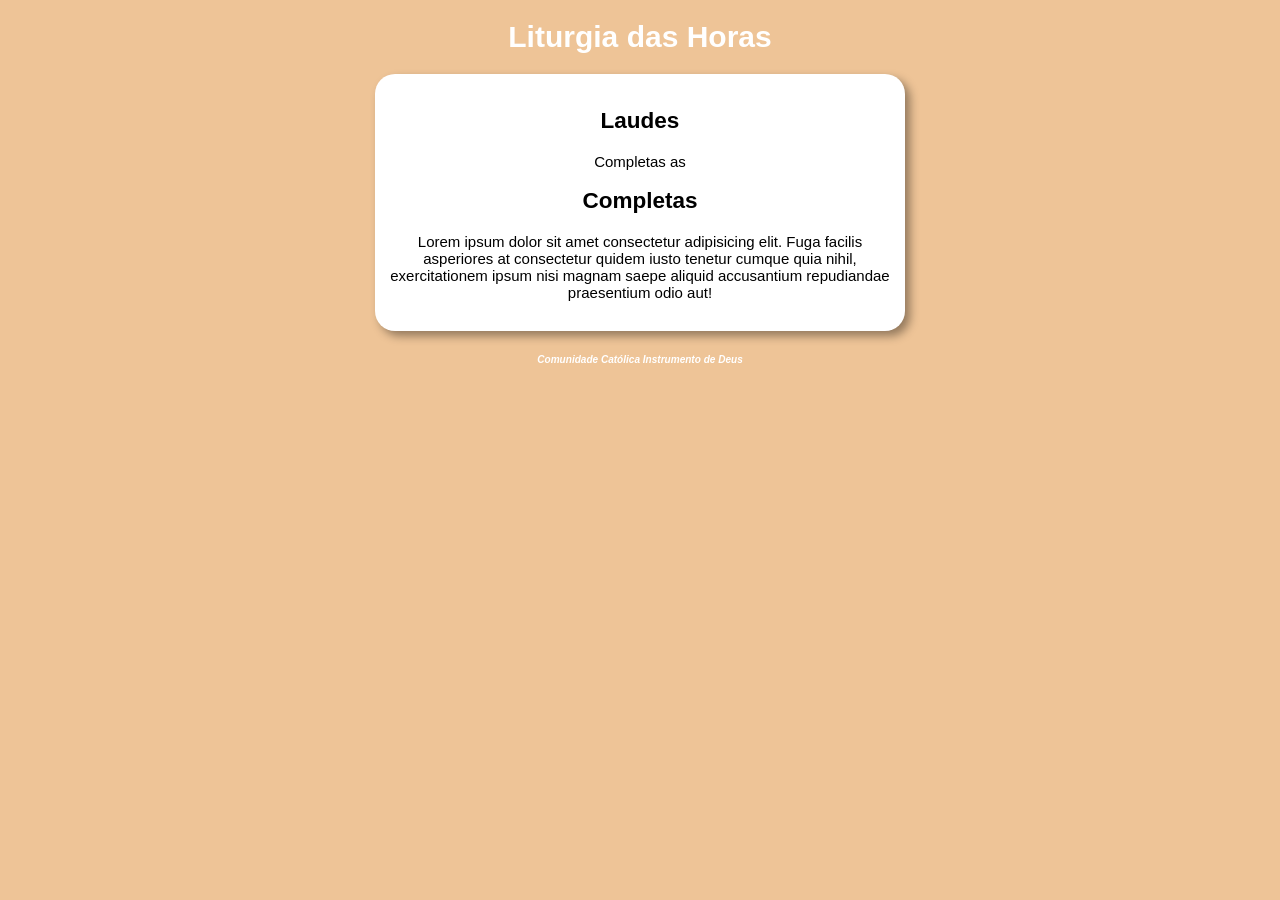
<file: Estudos/JS/01/index.html>
<!DOCTYPE html>
<html lang="pt-BR">
<head>
    <meta charset="UTF-8">
    <meta http-equiv="X-UA-Compatible" content="IE=edge">
    <meta name="viewport" content="width=device-width, initial-scale=1.0">
    <link rel="stylesheet" href="style.css">
    <title>Document</title>
</head>
<body onload= "liturgiaHoras()">
    <header>
        <h1>Liturgia das Horas</h1>
    </header>

    <section>
        <div >
            <h2 id="laudes">Laudes</h2>

        </div>
        <div id="laudes-txt">
            <p> <h4>1. Hino</h4>
                Ó Cristo, sol de justiça, /<br>
                brilhai nas trevas da mente. /<br>
                Com força e luz, reparai / <br>
                a criação novamente.<br>
                Dai-nos, no tempo aceitável, /<br>
                um coração penitente, /<br>
                que se converta e acolha /<br>
                o vosso amor paciente.<br>
                A penitência transforme / <br>
                tudo o que em nós há de mal. /<br> 
                É bem maior que o pecado / <br>
                o vosso dom sem igual. <br>               
                Um dia vem, vosso dia, / <br>
                e tudo então refloresce. / <br>
                Nós, renascidos na graça, / <br>
                exultaremos em prece.<br>
                A vós, Trindade clemente, / <br>
                com toda a terra adoramos, / <br>
                e no perdão renovados / <br>
                um canto novo cantamos.<br><br>
                
                <h4>2. Salmo 41(42) - Sede de Deus e saudades do templo</h4>
                Ant. 1. Quando terei a alegria de ver vossa face, Senhor?
                
                – Assim como a corça suspira * / pelas águas correntes, / <br>
                – suspira igualmente minh’alma * / por vós, ó meu Deus!<br>
                – Minha alma tem sede de Deus, * / e deseja o Deus vivo. /<br>
                – Quando terei a alegria de ver * / a face de Deus?<br>
                – O meu pranto é o meu alimento * / de dia e de noite, /<br>
                – enquanto insistentes repetem: * / “Onde está o teu Deus?”<br>
                – Recordo saudoso o tempo * / em que ia com o povo. / <br>
                – Peregrino e feliz caminhando * / para a casa de Deus, / <br>
                – entre gritos, louvor e alegria * / da multidão jubilosa.<br>
                – Por que te entristeces, minh’alma, * / a gemer no meu peito? / <br>
                – Espera em Deus! Louvarei novamente * / o meu Deus Salvador!<br>
                – Minh’alma está agora abatida, * / e então penso em vós, / <br>
                – do Jordão e das terras do Hermon * / e do monte Misar.<br>
                – Como o abismo atrai outro abismo * / ao fragor das cascatas, / <br>
                – vossas ondas e vossas torrentes * / sobre mim se lançaram.<br>
                – Que o Senhor me conceda de dia * / sua graça benigna / <br>
                – e de noite, cantando, eu bendigo * / ao meu Deus, minha vida.<br>
                – Digo a Deus: “Vós que sois meu amparo, * / por que me esqueceis? /<br> 
                – Por que ando tão triste e abatido * / pela opressão do inimigo?”<br>
                – Os meus ossos se quebram de dor, * / ao insultar-me o inimigo; / <br>
                – ao dizer cada dia de novo: * / “Onde está o teu Deus?”<br>
                – Por que te entristeces, minh’alma, * / a gemer no meu peito? / <br>
                – Espera em Deus! Louvarei novamente * / o meu Deus Salvador!<br>
                
                Ant. 1. Quando terei a alegria de ver vossa face, Senhor?
                <br><br>
                
                <h4>3. Cântico Eclo 36,1-7.13-16 - Súplica pela cidade santa, Jerusalém</h4>
                Ant. 2. Mostrai-nos, ó Senhor, vossa luz, vosso perdão! <br>               
                – Tende piedade e compaixão, Deus do universo, * / e mostrai-nos vossa luz, vosso perdão! / <br>
                – Espalhai vosso temor sobre as nações, * / sobre os povos que não querem procurar-vos, / <br>
                – para que saibam que só vós é que sois Deus, * / e proclamem vossas grandes maravilhas.<br>
                – Levantai a vossa mão contra os estranhos, * / para que vejam como é grande a vossa força. / <br>
                – Como em nós lhes demonstrastes santidade, * / assim mostrai-nos vossa glória através deles, / <br>
                – para que saibam e confessem como nós * / que não há um outro Deus, além de vós!<br>
                – Renovai vossos prodígios e portentos, * / glorificai o vosso braço poderoso! / <br>
                – Reuni todas as tribos de Jacó, * / e recebam, como outrora, a vossa herança.<br>
                = Deste povo que é vosso, tende pena, † / e de Israel de quem fizestes primogênito, * / <br>
                e a quem chamastes com o vosso próprio nome!  / – Apiedai-vos de Sião, vossa cidade, * / <br>
                o lugar santificado onde habitais! / – Enchei Jerusalém com vossos feitos, * / e vosso povo, com a luz de vossa glória!<br>
                
                Ant. 2. Mostrai-nos, ó Senhor, vossa luz, vosso perdão!<br><br>
                
                <h4>4. Salmo 18 A(19) - Louvor ao Deus Criador</h4>
                Ant. 3. Sede bendito, Senhor, no mais alto dos céus.
                
                – Os céus proclamam a glória do Senhor, * / e o firmamento, a obra de suas mãos; / <br>
                – o dia ao dia transmite esta mensagem, * / a noite à noite publica esta notícia.<br>
                – Não são discursos nem frases ou palavras, * / nem são vozes que possam ser ouvidas; / <br>
                – seu som ressoa e se espalha em toda a terra, * / chega aos confins do universo a sua voz.<br>
                – Armou no alto uma tenda para o sol; * / ele desponta no céu e se levanta / <br>
                – como um esposo do quarto nupcial, * / como um herói exultante em seu caminho.<br>
                – De um extremo do céu põe-se a correr * / e vai traçando o seu rastro luminoso, / <br>
                – até que possa chegar ao outro extremo, * / e nada pode fugir ao seu calor.<br>
                
                Ant. 3. Sede bendito, Senhor, no mais alto dos céus.<br><br>
                
                <h4>5. Leitura breve Ex 19,4-6a</h4>
                Vós vistes o que fiz aos egípcios, e como vos levei sobre asas de águia e vos trouxe a mim. Portanto, se ouvirdes a minha voz e guardardes a minha aliança, sereis para mim a porção escolhida dentre todos os povos, porque minha é toda a terra. E vós sereis para mim um reino de sacerdotes e uma nação santa.
                <br><br>
                <h4>6. Responsório breve</h4>
                R. Feliz o povo cujo Deus é o Senhor! <br>* Caminhemos, olhos fixos em Jesus!
                <br> R. Feliz o povo.
                
                V. Deus ama o direito e a justiça.<br> * Caminhemos. Glória ao Pai. <br>R. Feliz o povo.
                <br><br>
               <h4> 7. Cântico evangélico</h4>
                Ant. Sede todos misericordiosos como o vosso Pai celeste, diz Jesus.<br>
                
                Benedictus – Lc 1,68-79<br>
                O Messias e seu Precursor<br>
                
                – Bendito seja o Senhor Deus de Israel, *<br>
                porque a seu povo visitou e libertou;<br>
                – e fez surgir um poderoso Salvador *<br>
                na casa de Davi, seu servidor,<br>
                
                – como falara pela boca de seus santos, *<br>
                os profetas desde os tempos mais antigos,<br>
                – para salvar-nos do poder dos inimigos *<br>
                e da mão de todos quantos nos odeiam.<br>
                
                – Assim mostrou misericórdia a nossos pais, *<br>
                recordando a sua santa Aliança<br>
                – e o juramento a Abraão, o nosso pai, *<br>
                de conceder-nos que, libertos do inimigo,<br>
                
                = a ele nós sirvamos sem temor †<br>
                em santidade e em justiça diante dele, *<br>
                enquanto perdurarem nossos dias.<br>
                
                = Serás profeta do Altíssimo, ó menino, †<br>
                pois irás andando à frente do Senhor *<br>
                para aplainar e preparar os seus caminhos,<br>
                
                – anunciando ao seu povo a salvação, *<br>
                que está na remissão de seus pecados,<br>
                
                – pela bondade e compaixão de nosso Deus, *<br>
                que sobre nós fará brilhar o Sol nascente,<br>
                
                – para iluminar a quantos jazem entre as trevas *<br>
                e na sombra da morte estão sentados<br>
                – e para dirigir os nossos passos, *<br>
                guiando-os no caminho da paz.<br>
                
                – Glória ao Pai e ao Filho e ao Espírito Santo. *<br>
                Como era no princípio, agora e sempre. Amém.<br>
                Ant. Sede todos misericordiosos como o vosso Pai celeste, diz Jesus.<br><br>
                
                <h4>8. Preces</h4>
                Bendigamos a Deus Pai, que nos concede a graça de oferecer-lhe o sacrifício de louvor neste dia quaresmal e o invoquemos:<br>
                
                R. Iluminai-nos, Senhor, com a vossa Palavra!
                
                DEUS todo-poderoso e cheio de misericórdia, concedei-nos o espírito de oração e penitência, e acendei em nossos corações a chama do amor por vós e por nossos irmãos e irmãs. – R.<br>
                
                ENSINAI-NOS a cooperar convosco, para restaurar todas as coisas em Cristo, a fim de que na terra reinem a justiça e a paz. – R.<br>
                
                REVELAI-NOS a íntima natureza e o valor de todas as criaturas, para que nos associemos a elas no cântico de louvor à vossa glória. – R.<br>
                
                PERDOAI-NOS por termos ignorado muitas vezes a presença de Cristo nos pobres, nos infelizes e nos marginalizados, e porque não respeitamos vosso Filho nesses nossos irmãos e irmãs. – R.<br>
                
                (intenções livres)<br><br>
                <h4>9. Pai nosso...</h4>
                
                <h4> 10. Oração</h4>
                Ó Deus, que para remédio e salvação nossa nos ordenais a prática da mortificação, concedei que possamos evitar todo pecado e cumprir de coração os mandamentos do vosso amor. Por nosso Senhor Jesus Cristo, vosso Filho, na unidade do Espírito Santo.</p>

        </div>

        <div >
            <h2 id="completas">Completas</h2>

        </div>

        <div id="completas-txt">
            <p > Lorem ipsum dolor sit amet consectetur adipisicing elit. Fuga facilis asperiores at 
                consectetur quidem iusto tenetur cumque quia nihil, exercitationem ipsum nisi magnam saepe aliquid 
                accusantium repudiandae praesentium odio aut!</p>

        </div>
    </section>

    <footer>

        <h6>Comunidade Católica Instrumento de Deus </h6>

    </footer>

    <script src="script.js"></script>

</body>
</html>
</file>
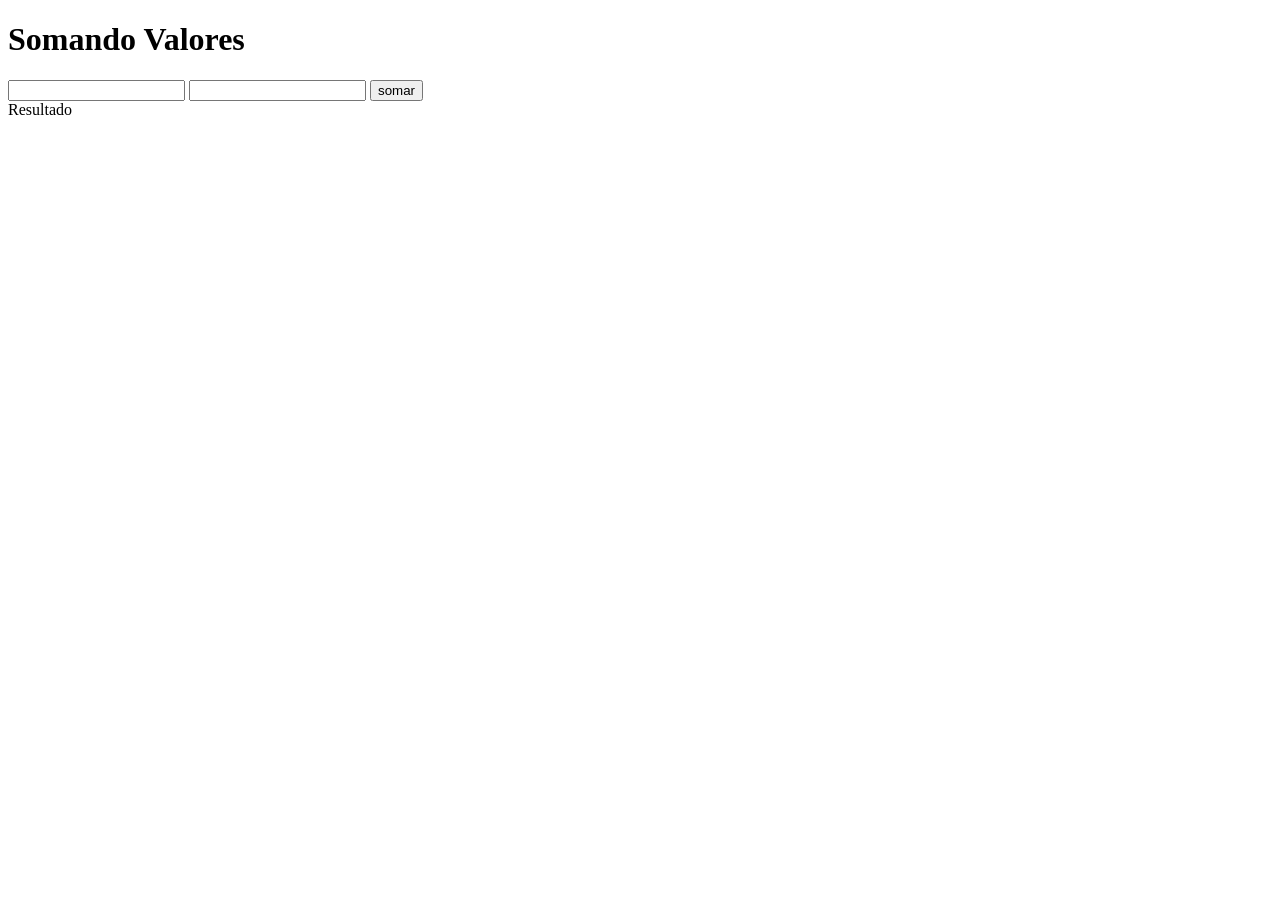
<file: Estudos/JS/Eventos DOM - Curso JavaScript #10/index.html>
<!DOCTYPE html>
<html lang="pt-BR">
<head>
    <meta charset="UTF-8">
    <meta http-equiv="X-UA-Compatible" content="IE=edge">
    <meta name="viewport" content="width=device-width, initial-scale=1.0">
    <title>Eventos DOM</title>
</head>
<body>

    <h1>Somando Valores </h1>
    <input type="number" name="txtn1" id="txtn1">
    <input type="number" name="txtn2" id="txtn2">
    <input type="button" value="somar" onclick= "somar()">

    <div id="res">Resultado </div>

  <script src="script.js"></script>  
</body>
</html>
</file>
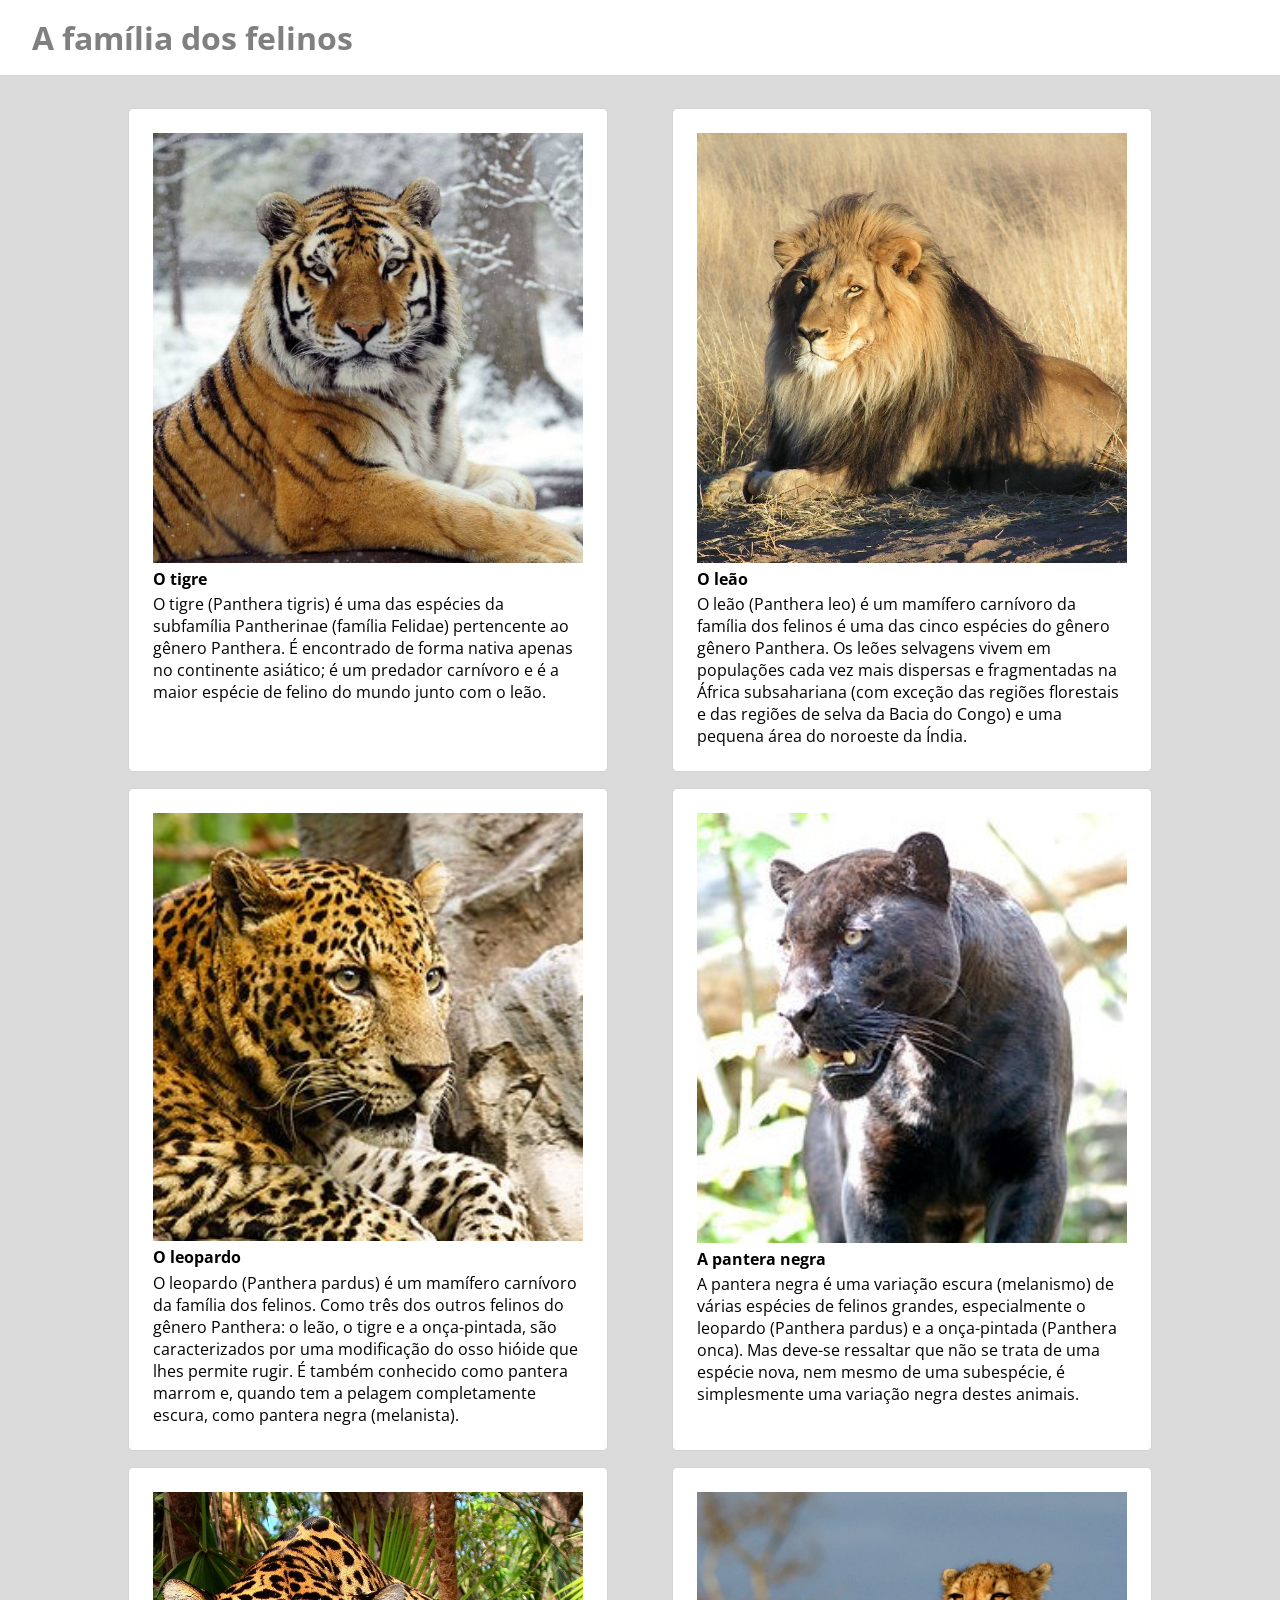
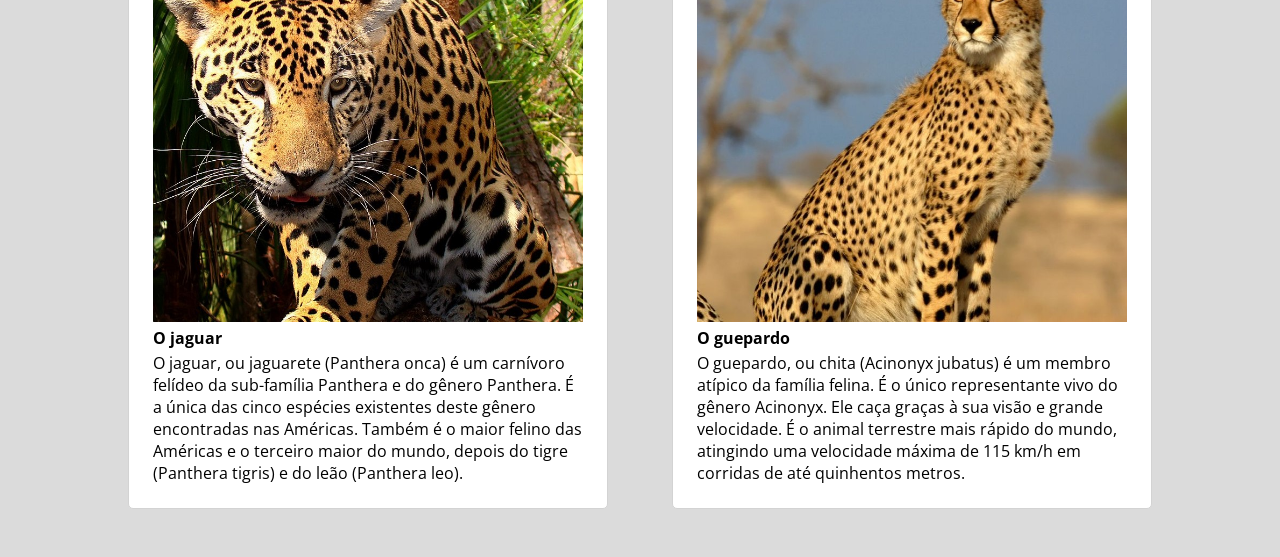
<file: Front-end II/aulas/Aula5_mesa_de_trabalho/index.html>
<!DOCTYPE html>
<html lang="pt-BR">

<head>
  <meta charset="UTF-8">
  <meta http-equiv="X-UA-Compatible" content="IE=edge">
  <meta name="viewport" content="width=device-width, initial-scale=1.0">
  <link rel="stylesheet" href="styles.css">
  <title>Aula 5 - Modificar elementos com JS </title>
</head>

<body class="dark">

  <h1>A família dos felinos</h1>

  <div class="container">
    <div class="item">
      <img src="./imagens/tiger.jpg">
      <h2>O tigre</h2>
      <p>
        O tigre (Panthera tigris) é uma das espécies da subfamília Pantherinae (família Felidae)
        pertencente ao gênero Panthera. É encontrado de forma nativa apenas no continente asiático; é um predador
        carnívoro e
        é a maior espécie de felino do mundo junto com o leão.
      </p>
    </div>
    <div class="item">
      <img src="./imagens/leon.jpg">
      <h2>O leão</h2>
      <p>
        O leão (Panthera leo) é um mamífero carnívoro da família dos felinos é uma das cinco espécies do gênero
        gênero Panthera. Os leões selvagens vivem em populações cada vez mais dispersas e fragmentadas na África
        subsahariana
        (com exceção das regiões florestais e das regiões de selva da Bacia do Congo) e uma pequena área do noroeste da
        Índia.
      </p>
    </div>
    <div class="item">
      <img src="./imagens/leopardo.jpg">
      <h2>O leopardo</h2>
      <p>
        O leopardo (Panthera pardus) é um mamífero carnívoro da família dos felinos. Como três dos outros
        felinos do gênero Panthera: o leão, o tigre e a onça-pintada, são caracterizados por uma modificação do osso
        hióide que lhes permite rugir.
        É também conhecido como pantera marrom e, quando tem a pelagem completamente escura, como pantera negra
        (melanista).
      </p>
    </div>
    <div class="item">
      <img src="./imagens/pantera-negra.jpg">
      <h2>A pantera negra</h2>
      <p>
        A pantera negra é uma variação escura (melanismo) de várias espécies de felinos grandes, especialmente o
        leopardo (Panthera pardus) e a onça-pintada (Panthera onca).
        Mas deve-se ressaltar que não se trata de uma espécie nova, nem mesmo de uma subespécie, é simplesmente uma
        variação negra destes animais.
      </p>
    </div>
    <div class="item">
      <img src="./imagens/jaguar.jpg">
      <h2>O jaguar</h2>
      <p>
        O jaguar, ou jaguarete (Panthera onca) é um carnívoro felídeo da sub-família Panthera e do
        gênero Panthera. É a única das cinco espécies existentes deste gênero encontradas nas Américas. Também
        é o maior felino das Américas e o terceiro maior do mundo, depois do tigre (Panthera tigris) e do leão (Panthera
        leo).
      </p>
    </div>
    <div class="item">
      <img src="./imagens/chita.jpg">
      <h2>O guepardo</h2>
      <p>
        O guepardo, ou chita (Acinonyx jubatus) é um membro atípico da família felina. É o único
        representante vivo do gênero Acinonyx. Ele caça graças à sua visão e grande velocidade. É o animal terrestre
        mais rápido
        do mundo, atingindo uma velocidade máxima de 115 km/h em corridas de até quinhentos metros.
      </p>
    </div>
  </div>

  <script src="script.js"></script>

</body>

</html>
</file>
<file: Front-end II/Checkpoint I/style.css>
@import url('https://fonts.googleapis.com/css2?family=Dancing+Script&display=swap');
@import url('https://fonts.googleapis.com/css2?family=Quicksand:wght@500&display=swap');
@import url('https://fonts.googleapis.com/css2?family=Yanone+Kaffeesatz:wght@300;400&display=swap');

body{
  font-size: 16px;
  scroll-behavior: smooth;
  background-color: #b1f7f3;
  padding: 0 20px;
}


.titulo{

    font-family: 'Yanone Kaffeesatz', sans-serif;
    font-size: 60px;
    text-align: center;
    margin: 50px 0px;
    

}


.button {
  text-transform: uppercase;
  padding-left: 1.2rem;
  padding-right: 1.2rem;
  background-color: #d8eaee;
  color: #3965f5;
  border: 1px solid #d8eaee;
   margin-bottom: 5px;
  -webkit-transition: ease .3s;
  transition: ease .3s;
  text-align: center;
  font-family: 'Yanone Kaffeesatz', sans-serif;
  font-size:20px;
}

.button:hover {
  background-color:  white;
  color: #d8eaee;
  border: none;
  -webkit-transform: scale(1.1);
          transform: scale(1.1);
}





@media (min-width: 1280px) {
  .button {
    display: inline-block;
    margin-left: 5px;
    margin: 0;
    width: auto;
  }
 
}




.formulario {
  background-color: #3965f5;
  padding: 40px;
  border-radius: 40px;
  color: #d8eaee;
  font-family: 'Yanone Kaffeesatz', sans-serif;
  font-size: 30px;
  text-align: center;
  width: 400px;
  margin: 0 auto;
}

section.formulario {
  margin: 10px 0px;
  float: left;
}


.form-control{

    background-color: #d8eaee;
    margin-top: 20px;


}

#content {
  margin-top: 50px;
  padding: 10px;
  background-color: #3965f5;
  text-align: center;
  width: 100%;
  display: inline-block;
  color: white;
  font-family: 'Yanone Kaffeesatz', sans-serif;
  font-size: 20px;
  padding-top: 20px;
  
}


.formulario img {
  width: 100%;
}
@media (max-width:420px) {
  .formulario {
    width: 100%;
  }
  
}
</file>
<file: Front-end II/Exercicio-calculadora-Gi/style.css>
@import url('https://fonts.googleapis.com/css2?family=Dancing+Script&display=swap');

#calculadora{
    background-color: blueviolet;
    width: 280px;
    height: 310px;
   text-align: center;
   border: solid 3px blueviolet ;
   border-radius: 20px;
   margin: auto;
 
}

#resultado{ 

    background-color: aliceblue;
    margin: 30px 0px 20px 30px;
    width: 220px;
    height: 50px;
    border-radius: 4px;
    border: solid black;
}

input[type=button]{


background-color: rgb(204, 204, 245);
margin-left: 4px;
margin-top: 4px;
font-size: 25px;
display: inline-block;
height: 40px;
width: 50px;
border-radius: 4px;
border: solid black;
font-family: 'Dancing Script', cursive;

}

.titulo{ 
    text-align: center;
    font-family: 'Dancing Script';
    padding:40px;
}
</file>
<file: Front-end/04-11/css/style.css>
div {
    background-image: url("img.png");
    width: 800px;
    height: 1280px;
    border: 10px rgb(220, 20, 143) solid;
    border-radius: 30px;    
    margin: 200px;
}

.Gi{
    font-family: 'Lucida Sans', 'Lucida Sans Regular', 'Lucida Grande', 'Lucida Sans Unicode', Geneva, Verdana, sans-serif;
    color: rgb(220, 20, 143);
    text-align: center;
}

.meubotao{ 

    font-family: 'Lucida Sans', 'Lucida Sans Regular', 'Lucida Grande', 'Lucida Sans Unicode', Geneva, Verdana, sans-serif;
    color: rgb(220, 20, 143);
    position: center;
    margin-left: 350px;


}
</file>
<file: Front-end/25-11/css/style.css>
@import url('https://fonts.googleapis.com/css2?family=Dongle:wght@300;700&family=Lobster&family=Playfair+Display:ital@1&family=Source+Sans+Pro:wght@200&display=swap');



body{

display: grid;
grid-template-columns: 200px 1fr;
grid-template-rows: 200px 500px;
grid-template-areas: 
'header header'
'aside main'
;

}


.header {
background-image: url(" ../img/cabecalho.jpg");
grid-area: header;
text-align: center;
font-family: ;

}

.aside{ 

background-color: rgb(255, 176, 242);
grid-area: aside;
padding-left: 20px;
font-family: 'Source Sans Pro', sans-serif;
}

.main{

background-color: rgb(176, 233, 255);
grid-area: main;
font-family: 'Source Sans Pro', sans-serif;
padding-left: 20px;
padding-right: 20px;
text-align: center;


}

.imagem{ 
height: 250px;
width: 250px;
margin-top: 30px;
margin-left: 30px;



}
</file>
<file: Front-end/29-11/css/style.css>
* {
    margin: 0;
    padding: 0;
    box-sizing: border-box;
}

.gridContainer {

    width: 100%;
    height: 100vh;
    display: grid;
    grid-template-columns: 70% 30%;
    grid-template-rows: 50px 1fr;

    grid-template-areas: 
    "header header"
    "main aside";
    
  


}


.header{ 

    background-color: brown;
    grid-area: header;

}

.main{ 

    background-color: cornflowerblue;
    grid-area: main;

}

.aside{ 

    background-color: darkkhaki;
    grid-area: aside    ;


}

.video-grid{

    display: flex;
    flex-direction: row;
    background-color: grey;  
    margin: 2%;

}


.video{
    background-color: red;
    width: 150px;
    height: 100px;
    margin-right: 5px;
  


}

.video-desc{ 

    
    margin-left: 40%;

}
</file>
<file: Front-end/Aula16-18-nov/style.css>
a:hover{

    color: rgb(71, 159, 170);

}

p::first-letter {
    font-size: 150%;
    color: #8A2BE2;
  }

input:focus{
    background-color: coral;


}
</file>
<file: Front-end/Checkpoint II/css/style2.css>
@import url('https://fonts.googleapis.com/css2?family=Dongle:wght@300;700&family=Lobster&family=Playfair+Display:ital@1&display=swap');


.body1{ 
    
        background-image: url(" ../img/sp.png");
        background-repeat: no-repeat;
        background-position: center;
        background-attachment: fixed;
        background-size: 100%;
     
               
    }


.cabecalho{ 
    background-color: #FFEAFE;
    font-family: 'Lobster', cursive;;
    color:rgba(240, 0, 140, 0.925);
    text-align: center;
    padding: 20px;
    font-size: 30px;
    margin: 100px;
}

.cidade{
    text-align: center;
    font-size: 25px;
    font-family: Andale Mono, monospace;
    margin-top: 50px;
    margin-right:200px;
    margin-left:200px;

}

.video{ 
    height: 1280px;
    width: 720px;
    margin: auto;
    margin-top: 100px;
    text-align: center;
    color:rgb(0, 0, 0);
    font-size: 25px;
    font-family: Andale Mono, monospace;
   
}

.curiosidades{

    font-family: 'Lobster', cursive;;
    color:rgba(240, 0, 140, 0.925);
    text-align: center;

}


.redes-sociais{
    margin-top: 100px;
    display: inline;
    width:  50px;
    height: 50px;

}

.pag{ 
    text-align: center;
    font-size: 25px;
    font-family: Andale Mono, monospace;
    margin-bottom: 150px;
    background-color: #FFEAFE;
    padding: 30px;
    margin:100px;

}

.form{ 
    background-color: #FFEAFE;
    height: 650px;
    width: 350px;;
    font-size: 20px;
    font-family: Andale Mono, monospace;
    padding: 40px;
    padding-bottom: 50px;
    margin: auto;
    border: 3px solid rgba(240, 0, 140, 0.925);
    border-radius: 10px;
  
   
}

.button{ 

    background-color:rgba(240, 0, 140, 0.925);
    border:  solid #FFEAFE;
  border-radius: 15px;
  border-style: double;


}

input:focus {
    background: rgb(255, 255, 255);
    transform:  scale(1.4);
    
  }

a:hover{ 
    background-color: rgba(240, 0, 140, 0.925); 

}
</file>
<file: Front-end/Checkpoint III/css/style.css>
@import url('https://fonts.googleapis.com/css2?family=Yanone+Kaffeesatz:wght@300;400&display=swap');

.html {
  font-size: 16px;
  scroll-behavior: smooth;
}

#header {
  position: sticky;
  position: -webkit-sticky;
  top: 0;
  z-index: 99999;
  background-color: #4e4947;
}

#header .navbar {
  background-color: #4e4947;
  font-family: 'Yanone Kaffeesatz', sans-serif;
  font-size: 25px;
  color: #f5c951;
  -webkit-box-shadow: 0 0 10px 0 rgba(0, 0, 0, 0.5);
          box-shadow: 0 0 10px 0 rgba(0, 0, 0, 0.5);
}

#header .nav-link {
  border-bottom: 2px solid transparent;
  color: #f5c951;
  
}



#header .nav-link:hover {
  color: white;
  border-bottom: 2px solid white;
}

.banner-txt{

  color: white;
  font-family: 'Yanone Kaffeesatz', sans-serif;
  font-size: 30px;
  padding-top: 100px;
  

}

#banner{ 
    height: 100vh;
    width: 100vw;
    background-image: url(" ../img/banner02.jpg");
    background-repeat: no-repeat;
    background-size: cover;
    

    
}

.txt-lanc{

  margin-top:20px;
  margin-bottom: 30px;
  font-family: 'Yanone Kaffeesatz', sans-serif;
  font-size: 60px;


}

.txt-nos{
  background-color: #4e4947;
  margin-top:20px;
  margin-bottom: 30px;
  font-family: 'Yanone Kaffeesatz', sans-serif;
  font-size: 60px;
  color: #f5c951;
  border-radius: 20px;


}


.card-title{
  font-family: 'Yanone Kaffeesatz', sans-serif;

}

.card-text{
  font-family: 'Yanone Kaffeesatz', sans-serif;
  font-size: 20px;

}

.txt-item{
  font-family: 'Yanone Kaffeesatz', sans-serif;
  font-size: 20px;
  margin-top: 30px;
  margin-bottom: 50px;

}



.button {
  text-transform: uppercase;
  padding-left: 1.2rem;
  padding-right: 1.2rem;
  background-color: #f5c951;
  color: white;
  border: 1px solid #f5c951;
  display: block;
  width: 100%;
  margin-bottom: 5px;
  -webkit-transition: ease .3s;
  transition: ease .3s;
}

.button:hover {
  background-color:  white;
  color: #f5c951;
  border: none;
  -webkit-transform: scale(1.1);
          transform: scale(1.1);
}



.card {
  gap: 15px;
  border-color: #4e4947;
  
}



@media (min-width: 1280px) {
  .button {
    display: inline-block;
    margin-left: 5px;
    margin: 0;
    width: auto;
  }
 
}




.login{

background-color: #4e4947;
padding: 40px;
border-radius: 40px;
color: #f5c951;
margin-top:200px;
font-family: 'Yanone Kaffeesatz', sans-serif;
font-size: 30px;
}


#footer {
  margin-top: 50px;
   background-color: #4e4947;
 text-align: center;
}

.txt-footer{ 
display: inline-block;
color: white;
font-family: 'Yanone Kaffeesatz', sans-serif;
font-size: 20px;
margin-top: 50px;

  
}

.logo{ 
  height: 30px;
  display: inline-block;
  
  
  
  }
</file>
<file: Front-end/Checkpoint/css/style.css>
@import url('https://fonts.googleapis.com/css2?family=Dongle:wght@300;700&family=Lobster&family=Playfair+Display:ital@1&display=swap');


.body1{ 
    
        background-image: url(" ../img/sp.png");
        height: 1000;
        width: 2100;
        background-repeat: no-repeat;
        background-position: center;
        background-attachment: fixed;
        background-size: 100%;
               
    }


.cabecalho{ 
    background-color: #FFEAFE;
    font-family: 'Lobster', cursive;;
    color:rgba(240, 0, 140, 0.925);
    text-align: center;
    padding: 20px;
    
}

.cidade{
    text-align: center;
    font-size: 25px;
    font-family: Andale Mono, monospace;
    margin-top: 100px;
    margin-right:200px;
    margin-left:200px;

}

.video{ 
    height: 1280px;
    width: 720px;
    margin: auto;
    margin-top: 100px;
    margin-bottom: 100px;
    text-align: center;
    color:rgb(0, 0, 0);
    font-size: 25px;
    font-family: Andale Mono, monospace;
}

.curiosidades{

    font-family: 'Lobster', cursive;;
    color:rgba(240, 0, 140, 0.925);
    text-align: center;

}

.lista{ 
    text-align: left;
    padding-left: 100px;
    padding-right: 100px;
    font-family: Andale Mono, monospace;
   
}

.redes-sociais{
    margin-top: 100px;
    display: inline;
    width:  50px;
    height: 50px;

}
</file>
<file: Estudos/JS/01/style.css>
body{

background-color: rgb(238, 196, 151);
font: normal 15px Arial;

}

header{

    font: normal 15px Arial;
    text-align: center;
    color: white;
}

section{ 

background-color: white;
text-align: center;
border-radius: 20px;
padding: 15px;
width: 500px;
margin:auto;
box-shadow: 5px 5px 10px rgba(0, 0, 0, 0.385)
}


footer{ 
    text-align: center;
    color: white;
    font-style: italic;
    
}
</file>
<file: Front-end II/aulas/Aula5_mesa_de_trabalho/styles.css>
@import url('https://fonts.googleapis.com/css2?family=Open+Sans:wght@300;400&display=swap');

* {
  margin: 0;
  padding: 0;
  font-family: 'Open Sans', sans-serif;
}

body {
  background-color: rgb(219, 219, 219);
}

h1 {
  padding: .5em 1em;
  background-color: white;
  border-bottom: 1px solid lightgrey;
  color: grey;
}

.container {
  display: flex;
  flex-wrap: wrap;
  justify-content: space-between;
  width: 80%;
  margin: 2em 10%;
}

.item {
  width: 30em;
  background-color: white;
  box-sizing: border-box;
  padding: 1.5em;
  margin-bottom: 1em;
  border-radius: 5px;
  border: 1px solid lightgray;
}

.item img {
  width: 100%;
}

.item h2 {
  font-size: 1em;
  margin-bottom: .2em;
}


/* A cor de fundo da página  */
.body-dark{
  background-color: rgb(39, 39, 39);
}

/* Modificações no titulo 'A família dos felinos' */
.h1-dark{ 
  background-color: rgb(19, 19, 19);
  color: rgb(170, 170, 170);
  border-color: black;
  text-align: center;
}


/* Modificações nos items */
.items-dark{
  background-color: rgb(19, 19, 19);
  border-color: black;
}

/* Modificações nos paragrafos dos itens e nos cabeçalhos dos itens */
.items-text-dark{
  color: rgb(230, 230, 230);
}
</file>
